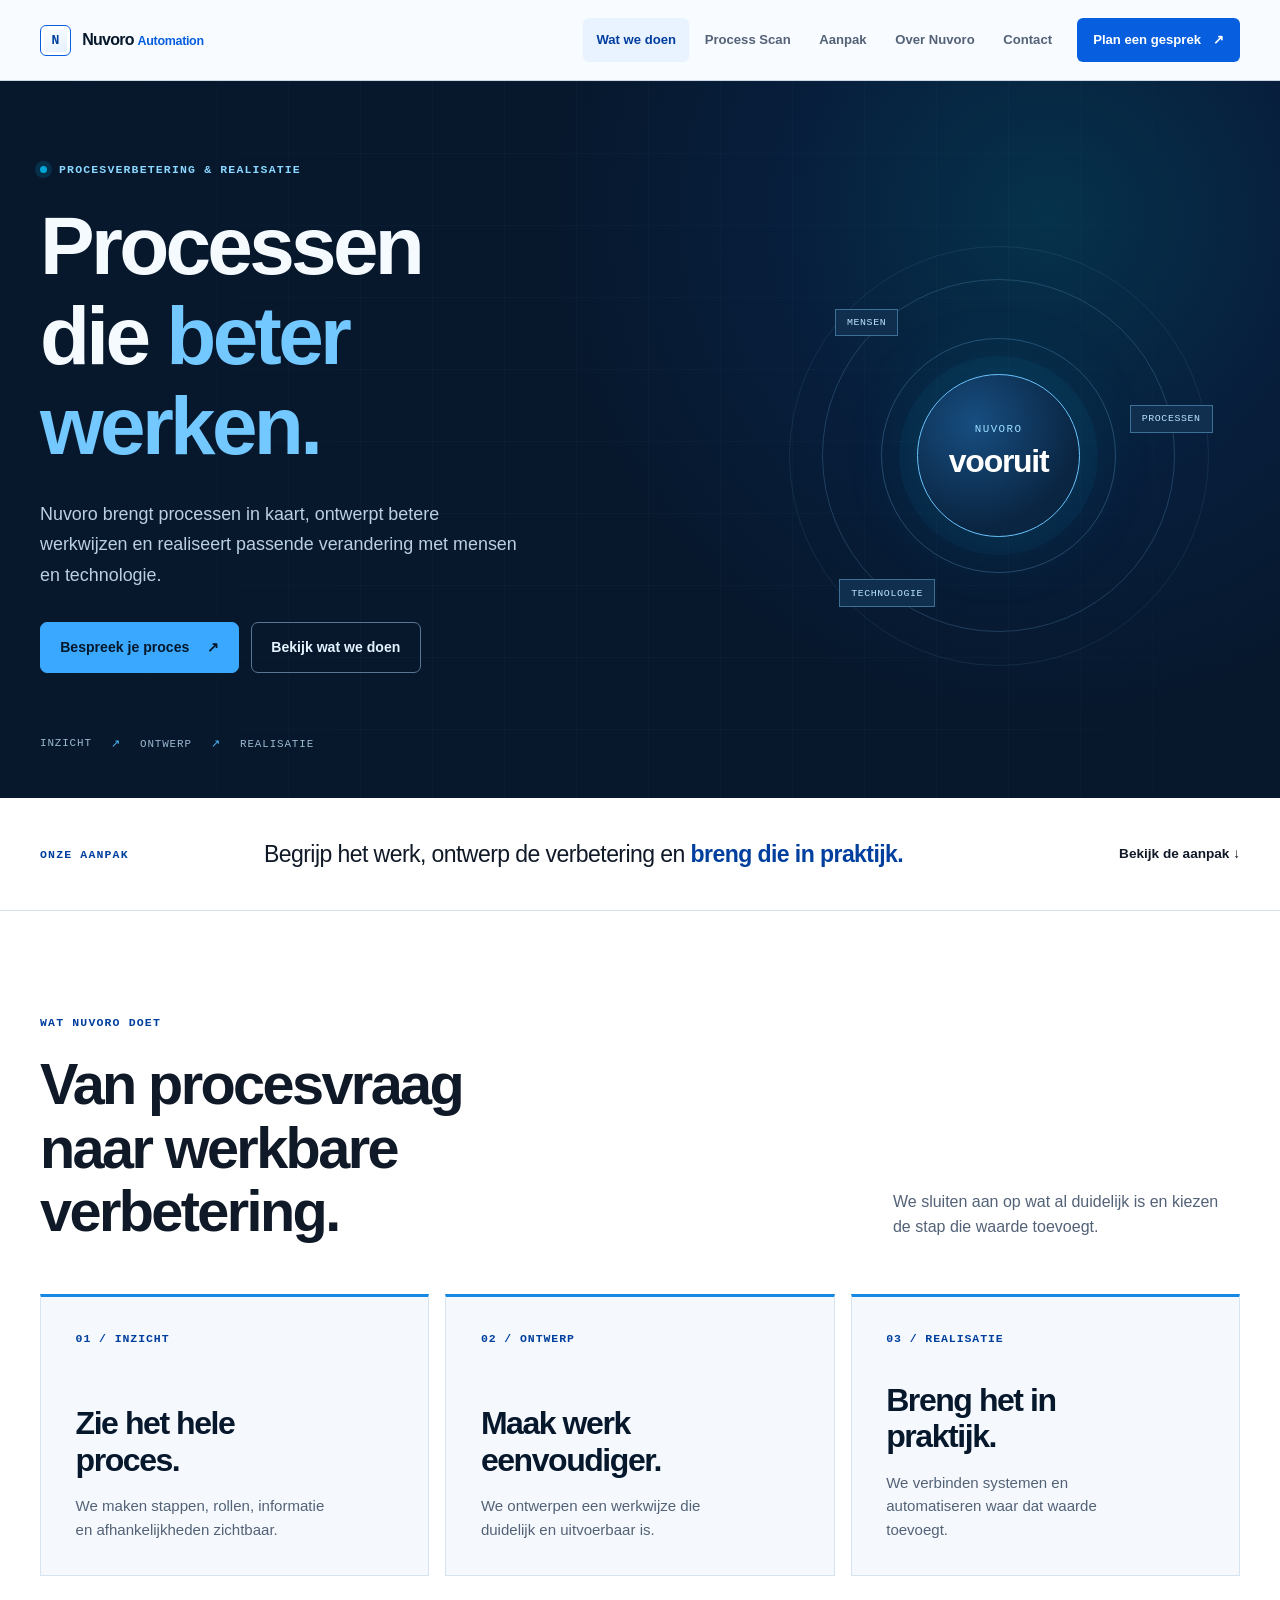
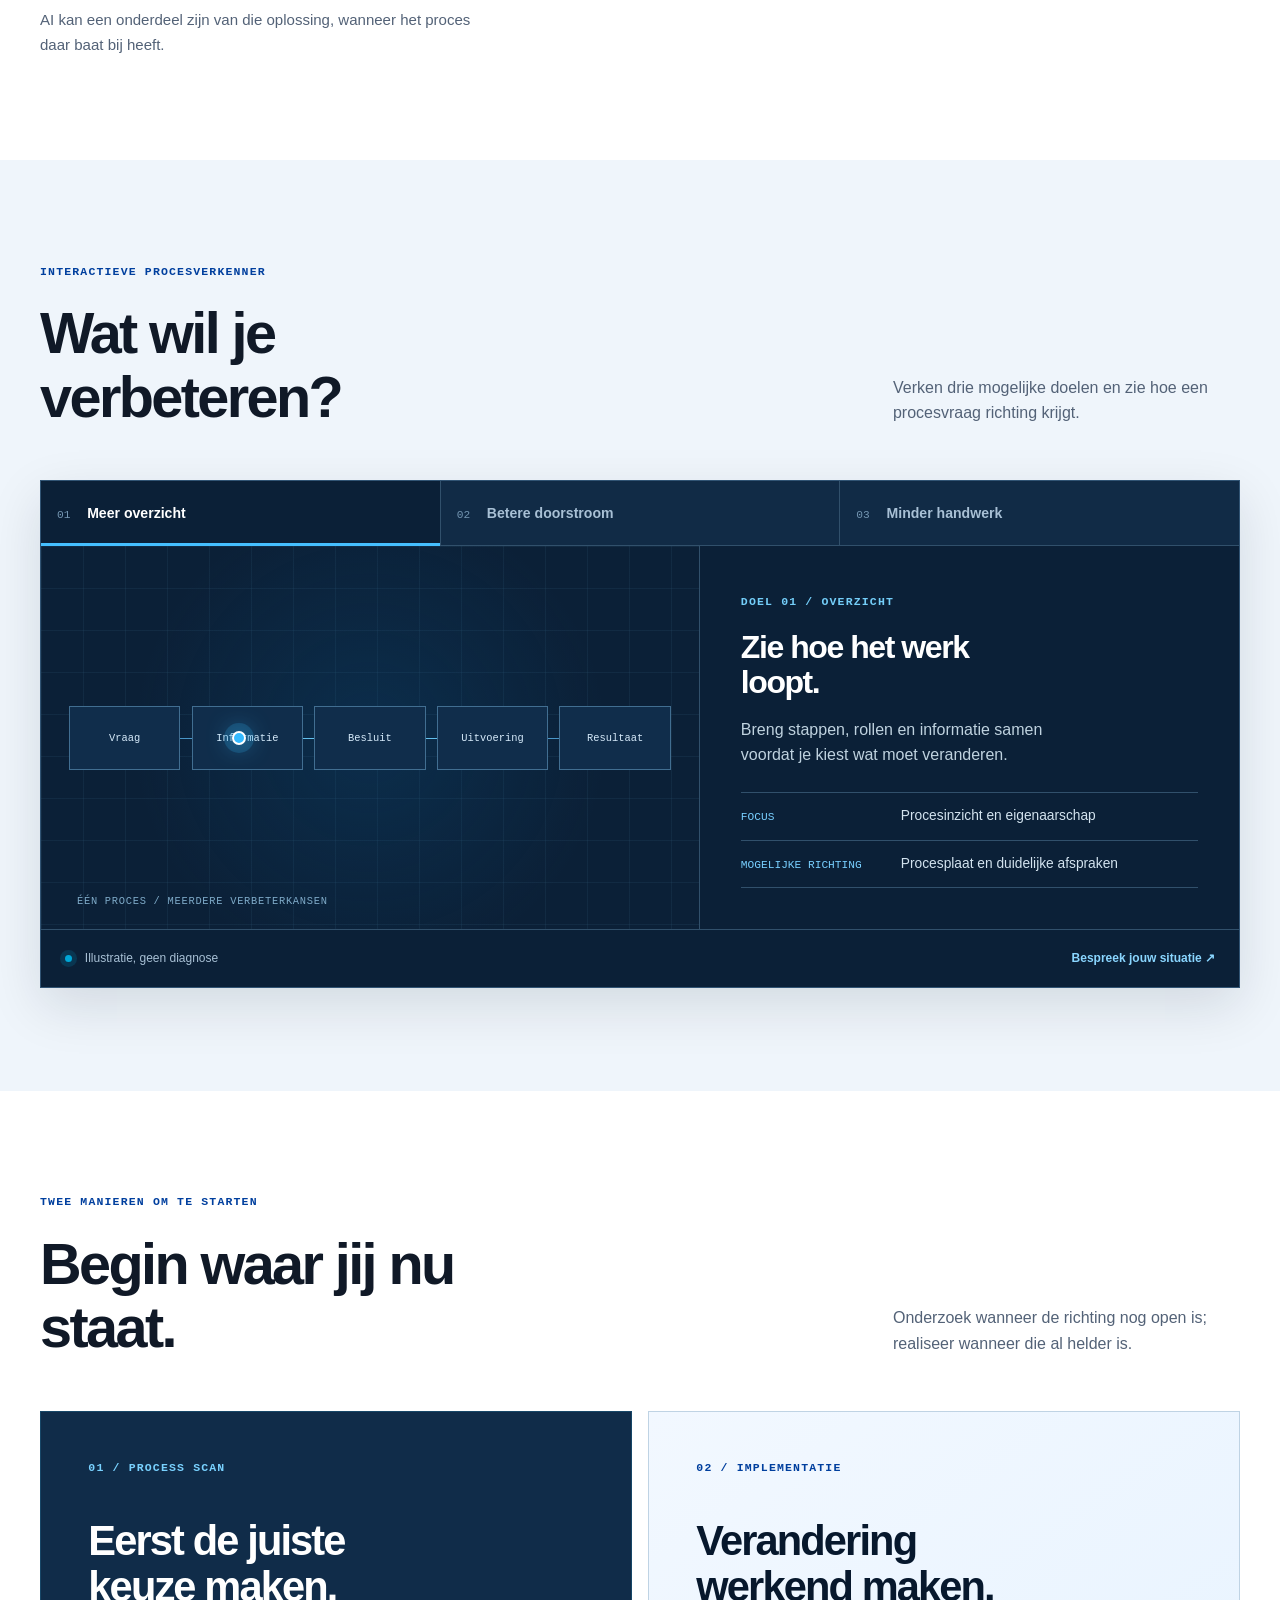
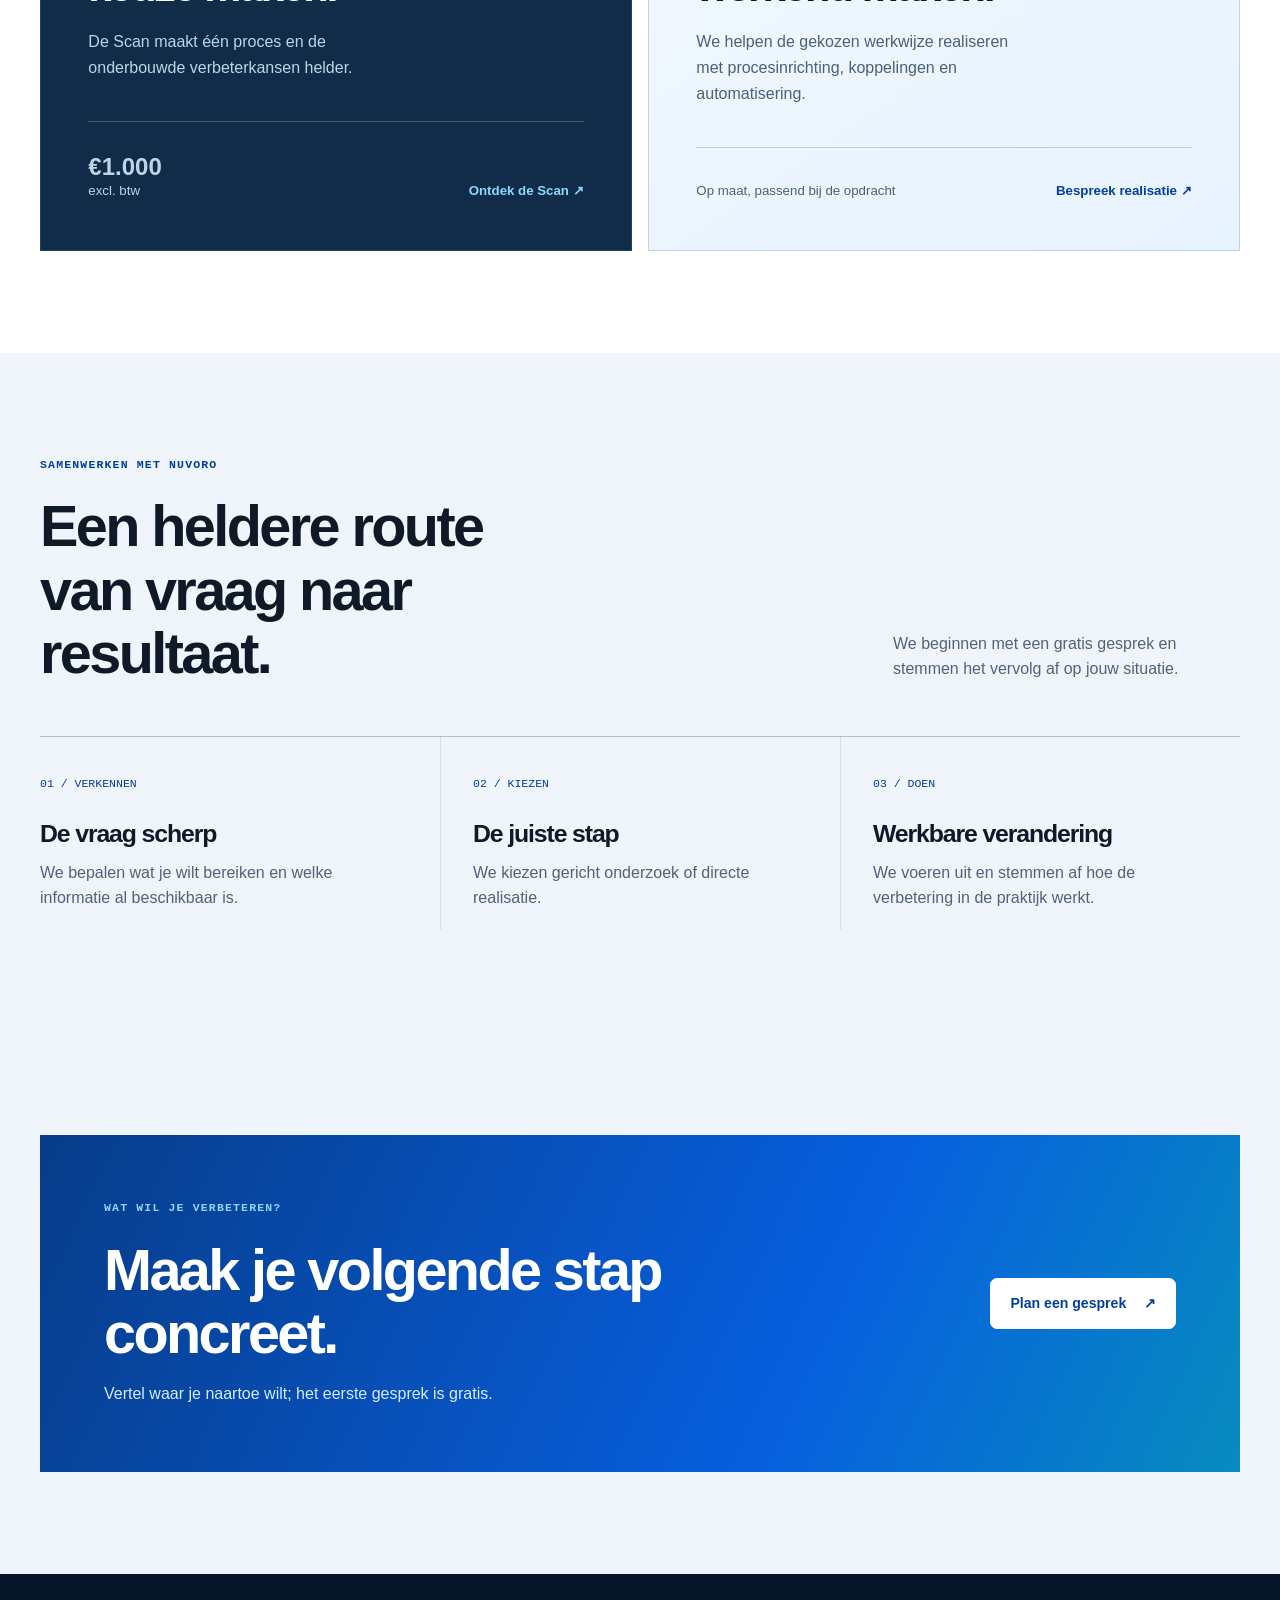
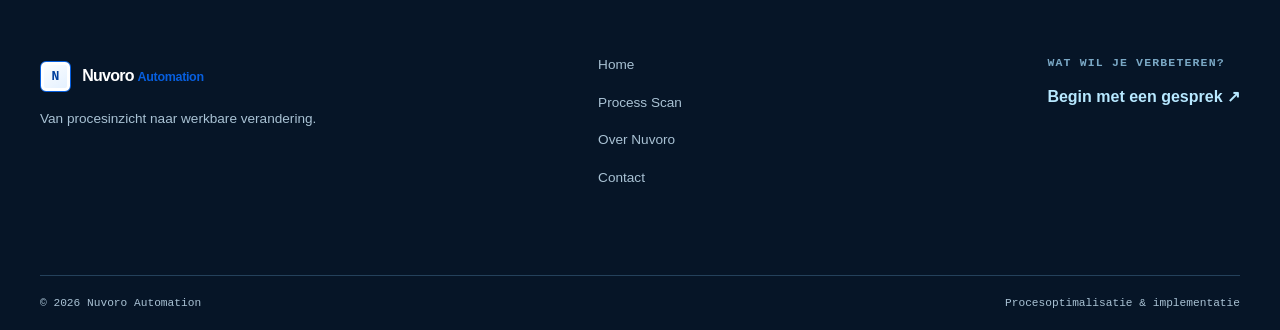
<file: index.html>
<!doctype html>
<html lang="nl">
<head>
  <meta charset="utf-8">
  <meta name="viewport" content="width=device-width, initial-scale=1">
  <meta name="description" content="Nuvoro maakt bedrijfsprocessen inzichtelijk, ontwerpt betere werkwijzen en realiseert passende automatisering, koppelingen en AI.">
  <title>Procesverbetering en realisatie | Nuvoro Automation</title>
  <link rel="stylesheet" href="css/style.css?v=20260925-5">
  <script src="js/main.js?v=20260925-4" defer></script>
</head>
<body>
<a class="skip-link" href="#main-content">Direct naar inhoud</a>
<header class="site-header"><div class="container nav-wrap">
  <a class="brand" href="index.html" aria-label="Nuvoro Automation, home"><span class="brand-mark" aria-hidden="true">N</span><span class="brand-name">Nuvoro <small>Automation</small></span></a>
  <button class="menu-toggle" type="button" aria-expanded="false" aria-controls="main-navigation">Menu <span aria-hidden="true">☰</span></button>
  <nav id="main-navigation" aria-label="Hoofdnavigatie"><ul class="nav-links"><li><a href="index.html#diensten" aria-current="page">Wat we doen</a></li><li><a href="process-scan.html">Process Scan</a></li><li><a href="index.html#werkwijze">Aanpak</a></li><li><a href="over-ons.html">Over Nuvoro</a></li><li><a href="contact.html">Contact</a></li><li><a class="nav-cta" href="contact.html#gesprek">Plan een gesprek <span aria-hidden="true">↗</span></a></li></ul></nav>
</div></header>
<main id="main-content">
<section class="hero hero--home" aria-labelledby="hero-title"><div class="hero-grid" aria-hidden="true"></div><div class="container hero-layout">
  <div class="hero-copy"><p class="eyebrow eyebrow--light"><span class="signal" aria-hidden="true"></span> Procesverbetering & realisatie</p>
    <h1 id="hero-title">Processen die <em>beter werken.</em></h1>
    <p class="lead">Nuvoro brengt processen in kaart, ontwerpt betere werkwijzen en realiseert passende verandering met mensen en technologie.</p>
    <div class="button-group"><a class="button button--bright" href="contact.html#gesprek">Bespreek je proces <span aria-hidden="true">↗</span></a><a class="button button--ghost" href="#diensten">Bekijk wat we doen</a></div>
    <div class="hero-footer"><span>INZICHT</span><span>ONTWERP</span><span>REALISATIE</span></div>
  </div>
  <div class="hero-orbit" aria-hidden="true"><div class="hero-orbit__ring"></div><div class="hero-orbit__core"><span>NUVORO</span><strong>vooruit</strong></div><span class="hero-orbit__point hero-orbit__point--one">MENSEN</span><span class="hero-orbit__point hero-orbit__point--two">PROCESSEN</span><span class="hero-orbit__point hero-orbit__point--three">TECHNOLOGIE</span></div>
</div></section>
<section class="intro-line" aria-label="Onze aanpak in één zin"><div class="container"><span class="micro-label">ONZE AANPAK</span><p>Begrijp het werk, ontwerp de verbetering en <strong>breng die in praktijk.</strong></p><a href="#werkwijze">Bekijk de aanpak <span aria-hidden="true">↓</span></a></div></section>
<section id="diensten" class="section services-section" aria-labelledby="diensten-title"><div class="container">
  <div class="section-heading"><div><p class="eyebrow">Wat Nuvoro doet</p><h2 id="diensten-title">Van procesvraag naar werkbare verbetering.</h2></div><p>We sluiten aan op wat al duidelijk is en kiezen de stap die waarde toevoegt.</p></div>
  <div class="service-grid">
    <article class="service-card"><span class="service-card__number">01 / INZICHT</span><h3>Zie het hele proces.</h3><p>We maken stappen, rollen, informatie en afhankelijkheden zichtbaar.</p></article>
    <article class="service-card"><span class="service-card__number">02 / ONTWERP</span><h3>Maak werk eenvoudiger.</h3><p>We ontwerpen een werkwijze die duidelijk en uitvoerbaar is.</p></article>
    <article class="service-card"><span class="service-card__number">03 / REALISATIE</span><h3>Breng het in praktijk.</h3><p>We verbinden systemen en automatiseren waar dat waarde toevoegt.</p></article>
  </div>
  <p class="section-tail">AI kan een onderdeel zijn van die oplossing, wanneer het proces daar baat bij heeft.</p>
</div></section>
<section id="procesverkenner" class="section lens-section" aria-labelledby="lens-title"><div class="container">
  <div class="section-heading"><div><p class="eyebrow">Interactieve procesverkenner</p><h2 id="lens-title">Wat wil je verbeteren?</h2></div><p>Verken drie mogelijke doelen en zie hoe een procesvraag richting krijgt.</p></div>
  <div class="process-lens" data-process-lens><div class="process-lens__rail" role="tablist" aria-label="Kies een verbeterdoel">
    <button type="button" role="tab" id="lens-tab-overzicht" aria-controls="lens-panel-overzicht" aria-selected="true" tabindex="0" data-lens="overzicht"><span>01</span> Meer overzicht</button>
    <button type="button" role="tab" id="lens-tab-doorstroom" aria-controls="lens-panel-doorstroom" aria-selected="false" tabindex="-1" data-lens="doorstroom"><span>02</span> Betere doorstroom</button>
    <button type="button" role="tab" id="lens-tab-ruimte" aria-controls="lens-panel-ruimte" aria-selected="false" tabindex="-1" data-lens="ruimte"><span>03</span> Minder handwerk</button>
  </div><div class="process-lens__stage">
    <div class="process-lens__visual" aria-hidden="true"><span class="process-lens__line"></span><span class="process-lens__node">Vraag</span><span class="process-lens__node">Informatie</span><span class="process-lens__node">Besluit</span><span class="process-lens__node">Uitvoering</span><span class="process-lens__node">Resultaat</span><span class="process-lens__pulse"></span><span class="process-lens__caption">ÉÉN PROCES / MEERDERE VERBETERKANSEN</span></div>
    <div class="process-lens__content">
      <section class="lens-panel" role="tabpanel" id="lens-panel-overzicht" aria-labelledby="lens-tab-overzicht" data-lens-panel="overzicht"><span class="micro-label">DOEL 01 / OVERZICHT</span><h3>Zie hoe het werk loopt.</h3><p>Breng stappen, rollen en informatie samen voordat je kiest wat moet veranderen.</p><dl><div><dt>FOCUS</dt><dd>Procesinzicht en eigenaarschap</dd></div><div><dt>MOGELIJKE RICHTING</dt><dd>Procesplaat en duidelijke afspraken</dd></div></dl></section>
      <section class="lens-panel" role="tabpanel" id="lens-panel-doorstroom" aria-labelledby="lens-tab-doorstroom" data-lens-panel="doorstroom" hidden><span class="micro-label">DOEL 02 / DOORSTROOM</span><h3>Laat werk soepel doorlopen.</h3><p>Maak overdrachten en besluitmomenten duidelijk zodat iedereen weet wat volgt.</p><dl><div><dt>FOCUS</dt><dd>Overdracht en voortgang</dd></div><div><dt>MOGELIJKE RICHTING</dt><dd>Heldere afspraken en slimme signalen</dd></div></dl></section>
      <section class="lens-panel" role="tabpanel" id="lens-panel-ruimte" aria-labelledby="lens-tab-ruimte" data-lens-panel="ruimte" hidden><span class="micro-label">DOEL 03 / RUIMTE</span><h3>Geef mensen tijd terug.</h3><p>Verminder herhaalde invoer met passende automatisering of systeemkoppelingen.</p><dl><div><dt>FOCUS</dt><dd>Handelingen en informatiebronnen</dd></div><div><dt>MOGELIJKE RICHTING</dt><dd>Automatisering, integraties of AI</dd></div></dl></section>
    </div>
  </div><div class="process-lens__foot"><span><i aria-hidden="true"></i> Illustratie, geen diagnose</span><a href="contact.html#gesprek">Bespreek jouw situatie ↗</a></div></div>
</div></section>
<section class="section offers-section" aria-labelledby="offers-title"><div class="container"><div class="section-heading"><div><p class="eyebrow">Twee manieren om te starten</p><h2 id="offers-title">Begin waar jij nu staat.</h2></div><p>Onderzoek wanneer de richting nog open is; realiseer wanneer die al helder is.</p></div>
  <div class="offers-grid">
    <article class="offer-card offer-card--scan"><span class="micro-label">01 / PROCESS SCAN</span><h3>Eerst de juiste keuze maken.</h3><p>De Scan maakt één proces en de onderbouwde verbeterkansen helder.</p><div class="offer-card__bottom"><span><strong>€1.000</strong> excl. btw</span><a href="process-scan.html">Ontdek de Scan ↗</a></div></article>
    <article class="offer-card offer-card--build"><span class="micro-label">02 / IMPLEMENTATIE</span><h3>Verandering werkend maken.</h3><p>We helpen de gekozen werkwijze realiseren met procesinrichting, koppelingen en automatisering.</p><div class="offer-card__bottom"><span>Op maat, passend bij de opdracht</span><a href="contact.html#gesprek">Bespreek realisatie ↗</a></div></article>
  </div>
</div></section>
<section id="werkwijze" class="section route-section" aria-labelledby="route-title"><div class="container"><div class="section-heading"><div><p class="eyebrow">Samenwerken met Nuvoro</p><h2 id="route-title">Een heldere route van vraag naar resultaat.</h2></div><p>We beginnen met een gratis gesprek en stemmen het vervolg af op jouw situatie.</p></div><div class="route-line"><div><span>01 / VERKENNEN</span><h3>De vraag scherp</h3><p>We bepalen wat je wilt bereiken en welke informatie al beschikbaar is.</p></div><div><span>02 / KIEZEN</span><h3>De juiste stap</h3><p>We kiezen gericht onderzoek of directe realisatie.</p></div><div><span>03 / DOEN</span><h3>Werkbare verandering</h3><p>We voeren uit en stemmen af hoe de verbetering in de praktijk werkt.</p></div></div></div></section>
<section class="section closing-cta" aria-labelledby="closing-title"><div class="container closing-cta__inner"><div><p class="eyebrow eyebrow--light">Wat wil je verbeteren?</p><h2 id="closing-title">Maak je volgende stap concreet.</h2><p>Vertel waar je naartoe wilt; het eerste gesprek is gratis.</p></div><a class="button button--white" href="contact.html#gesprek">Plan een gesprek <span aria-hidden="true">↗</span></a></div></section>
</main>
<footer class="site-footer"><div class="container footer-grid"><div><a class="brand" href="index.html"><span class="brand-mark" aria-hidden="true">N</span><span class="brand-name">Nuvoro <small>Automation</small></span></a><p>Van procesinzicht naar werkbare verandering.</p></div><nav aria-label="Footernavigatie"><a href="index.html">Home</a><a href="process-scan.html">Process Scan</a><a href="over-ons.html">Over Nuvoro</a><a href="contact.html">Contact</a></nav><div class="footer-action"><span class="micro-label">Wat wil je verbeteren?</span><a href="contact.html#gesprek">Begin met een gesprek ↗</a></div></div><div class="container footer-bottom"><span>© <span data-current-year>2026</span> Nuvoro Automation</span><span>Procesoptimalisatie & implementatie</span></div></footer>
</body></html>
</file>
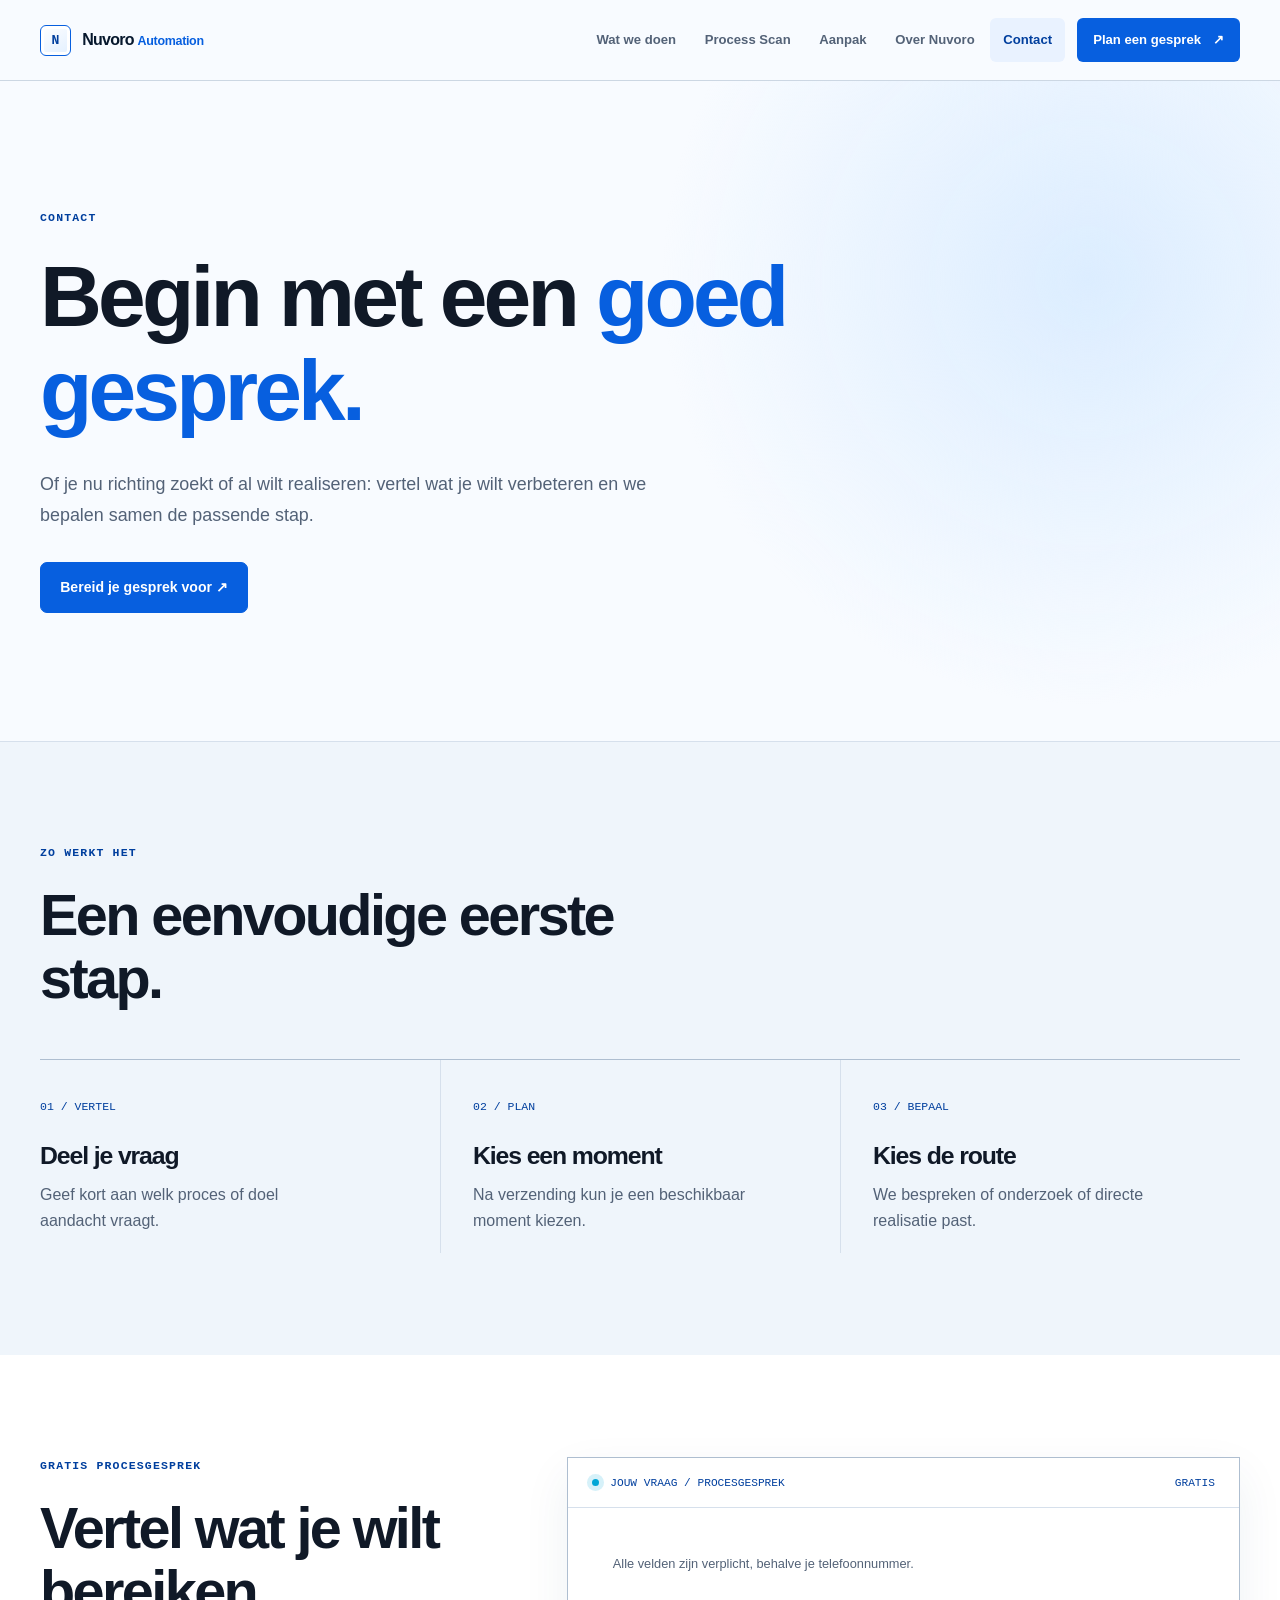
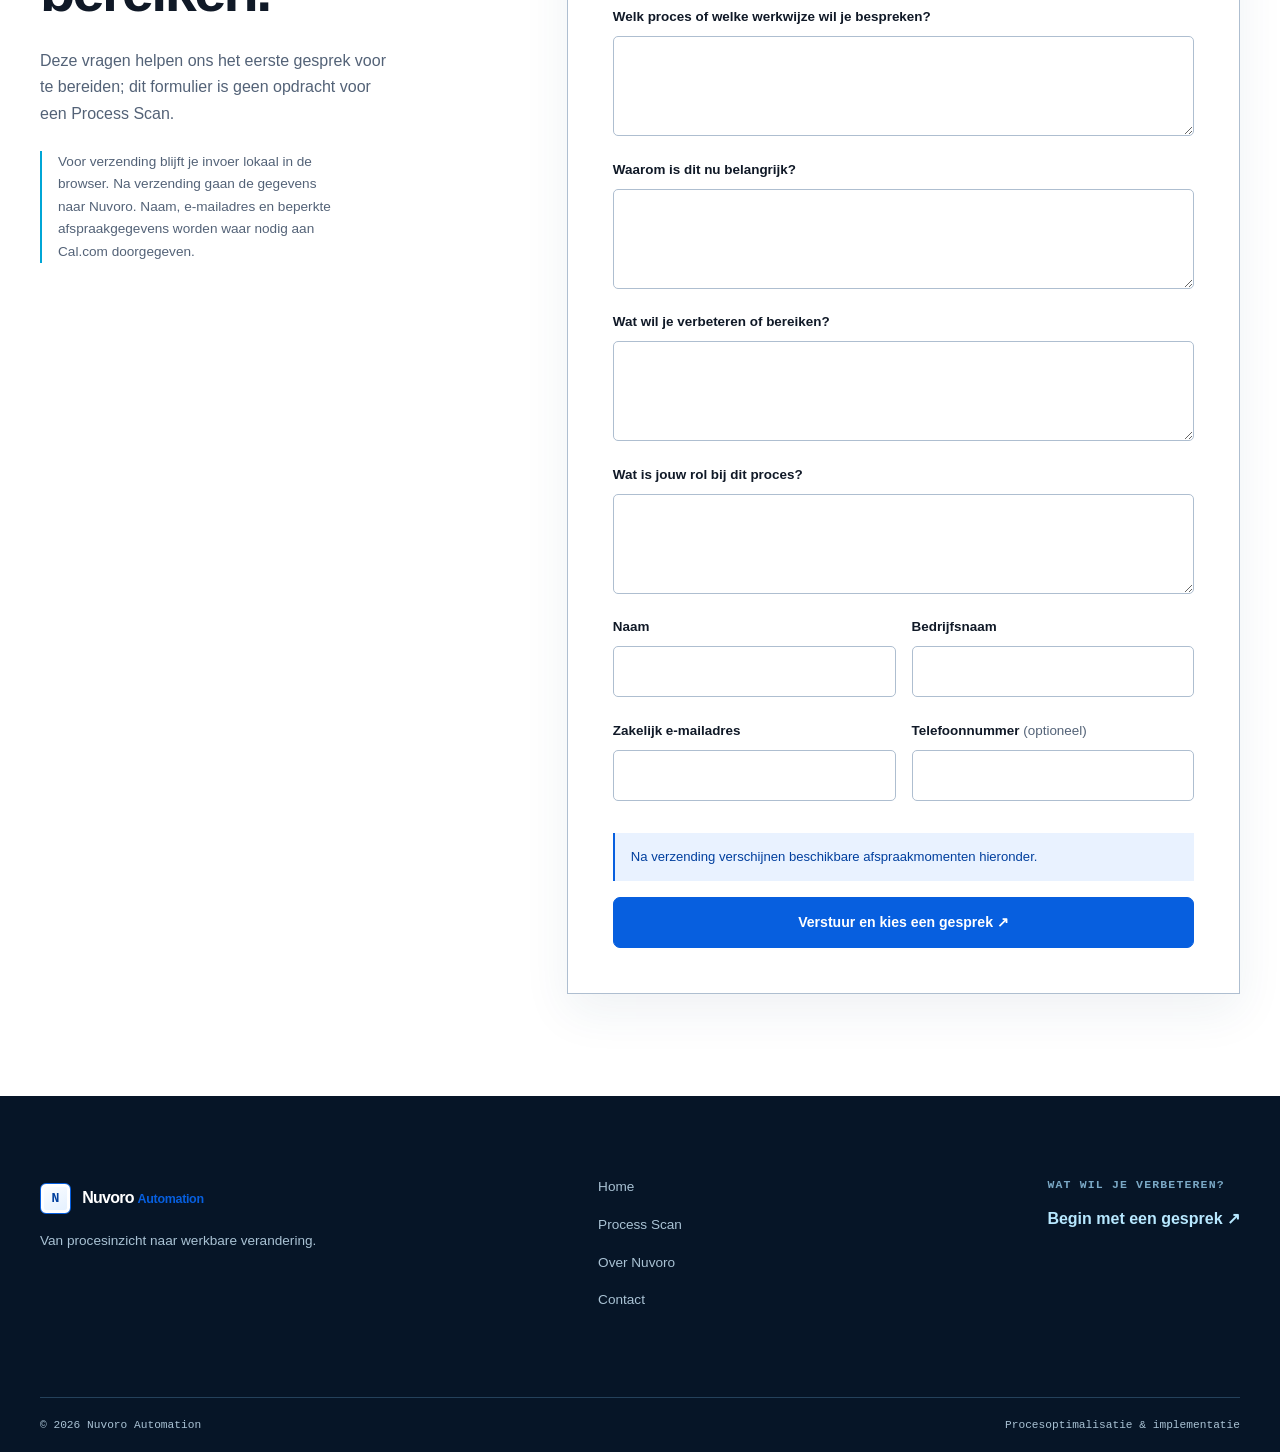
<file: contact.html>
<!doctype html>
<html lang="nl">
<head>
  <meta charset="utf-8">
  <meta name="viewport" content="width=device-width, initial-scale=1">
  <meta name="description" content="Bespreek procesverbetering, automatisering of implementatie met Nuvoro in een gratis eerste gesprek.">
  <title>Contact | Nuvoro Automation</title>
  <link rel="stylesheet" href="css/style.css?v=20260925-5">
  <script src="js/main.js?v=20260925-4" defer></script>
</head>
<body>
<a class="skip-link" href="#main-content">Direct naar inhoud</a>
<header class="site-header"><div class="container nav-wrap">
  <a class="brand" href="index.html" aria-label="Nuvoro Automation, home"><span class="brand-mark" aria-hidden="true">N</span><span class="brand-name">Nuvoro <small>Automation</small></span></a>
  <button class="menu-toggle" type="button" aria-expanded="false" aria-controls="main-navigation">Menu <span aria-hidden="true">☰</span></button>
  <nav id="main-navigation" aria-label="Hoofdnavigatie"><ul class="nav-links"><li><a href="index.html#diensten">Wat we doen</a></li><li><a href="process-scan.html">Process Scan</a></li><li><a href="index.html#werkwijze">Aanpak</a></li><li><a href="over-ons.html">Over Nuvoro</a></li><li><a href="contact.html" aria-current="page">Contact</a></li><li><a class="nav-cta" href="contact.html#gesprek">Plan een gesprek <span aria-hidden="true">↗</span></a></li></ul></nav>
</div></header>
<main id="main-content">
<section class="page-hero page-hero--contact" aria-labelledby="contact-title"><div class="container"><p class="eyebrow">Contact</p><h1 id="contact-title">Begin met een <em>goed gesprek.</em></h1><p class="lead">Of je nu richting zoekt of al wilt realiseren: vertel wat je wilt verbeteren en we bepalen samen de passende stap.</p><a class="button" href="#gesprek">Bereid je gesprek voor ↗</a></div></section>
<section class="section contact-path" aria-labelledby="contact-path-title"><div class="container"><p class="eyebrow">Zo werkt het</p><h2 id="contact-path-title">Een eenvoudige eerste stap.</h2><div class="route-line"><div><span>01 / VERTEL</span><h3>Deel je vraag</h3><p>Geef kort aan welk proces of doel aandacht vraagt.</p></div><div><span>02 / PLAN</span><h3>Kies een moment</h3><p>Na verzending kun je een beschikbaar moment kiezen.</p></div><div><span>03 / BEPAAL</span><h3>Kies de route</h3><p>We bespreken of onderzoek of directe realisatie past.</p></div></div></div></section>

<section id="gesprek" class="section intake-section" aria-labelledby="intake-title"><div class="container intake-layout"><div><p class="eyebrow">Gratis procesgesprek</p><h2 id="intake-title">Vertel wat je wilt bereiken.</h2><p>Deze vragen helpen ons het eerste gesprek voor te bereiden; dit formulier is geen opdracht voor een Process Scan.</p><p class="privacy-note">Voor verzending blijft je invoer lokaal in de browser. Na verzending gaan de gegevens naar Nuvoro. Naam, e-mailadres en beperkte afspraakgegevens worden waar nodig aan Cal.com doorgegeven.</p></div>
<form id="process-intake-form" class="intake-form" novalidate><div class="intake-form__head"><span><i aria-hidden="true"></i> JOUW VRAAG / PROCESGESPREK</span><span>GRATIS</span></div><div class="intake-form__body"><p class="field-hint">Alle velden zijn verplicht, behalve je telefoonnummer.</p>
<div class="form-field"><label for="scan-process">Welk proces of welke werkwijze wil je bespreken?</label><textarea id="scan-process" name="process" required aria-describedby="scan-process-error"></textarea><p id="scan-process-error" class="field-error" hidden></p></div>
<div class="form-field"><label for="scan-reason">Waarom is dit nu belangrijk?</label><textarea id="scan-reason" name="reason" required aria-describedby="scan-reason-error"></textarea><p id="scan-reason-error" class="field-error" hidden></p></div>
<div class="form-field"><label for="scan-expectation">Wat wil je verbeteren of bereiken?</label><textarea id="scan-expectation" name="expectation" required aria-describedby="scan-expectation-error"></textarea><p id="scan-expectation-error" class="field-error" hidden></p></div>
<div class="form-field"><label for="scan-role">Wat is jouw rol bij dit proces?</label><textarea id="scan-role" name="role" required aria-describedby="scan-role-error"></textarea><p id="scan-role-error" class="field-error" hidden></p></div>
<div class="form-row"><div class="form-field"><label for="scan-name">Naam</label><input id="scan-name" name="name" autocomplete="name" required aria-describedby="scan-name-error"><p id="scan-name-error" class="field-error" hidden></p></div><div class="form-field"><label for="scan-company">Bedrijfsnaam</label><input id="scan-company" name="company" autocomplete="organization" required aria-describedby="scan-company-error"><p id="scan-company-error" class="field-error" hidden></p></div></div>
<div class="form-row"><div class="form-field"><label for="scan-email">Zakelijk e-mailadres</label><input id="scan-email" name="email" type="email" autocomplete="email" required aria-describedby="scan-email-error"><p id="scan-email-error" class="field-error" hidden></p></div><div class="form-field"><label for="scan-phone">Telefoonnummer <span class="optional">(optioneel)</span></label><input id="scan-phone" name="phone" type="tel" autocomplete="tel"></div></div>
<div class="booking-panel" role="status" aria-live="polite"><p data-booking-status>Na verzending verschijnen beschikbare afspraakmomenten hieronder.</p></div><button class="button" type="submit" data-booking-button>Verstuur en kies een gesprek ↗</button><div id="cal-booking" hidden></div><a id="cal-fallback" class="text-link" href="https://cal.com/soufyan-riffi-ptzlxn/procesgesprek" hidden>Open de afspraakplanner ↗</a></div></form></div></section></main>
<footer class="site-footer"><div class="container footer-grid"><div><a class="brand" href="index.html"><span class="brand-mark" aria-hidden="true">N</span><span class="brand-name">Nuvoro <small>Automation</small></span></a><p>Van procesinzicht naar werkbare verandering.</p></div><nav aria-label="Footernavigatie"><a href="index.html">Home</a><a href="process-scan.html">Process Scan</a><a href="over-ons.html">Over Nuvoro</a><a href="contact.html">Contact</a></nav><div class="footer-action"><span class="micro-label">Wat wil je verbeteren?</span><a href="contact.html#gesprek">Begin met een gesprek ↗</a></div></div><div class="container footer-bottom"><span>© <span data-current-year>2026</span> Nuvoro Automation</span><span>Procesoptimalisatie & implementatie</span></div></footer>
</body></html>
</file>
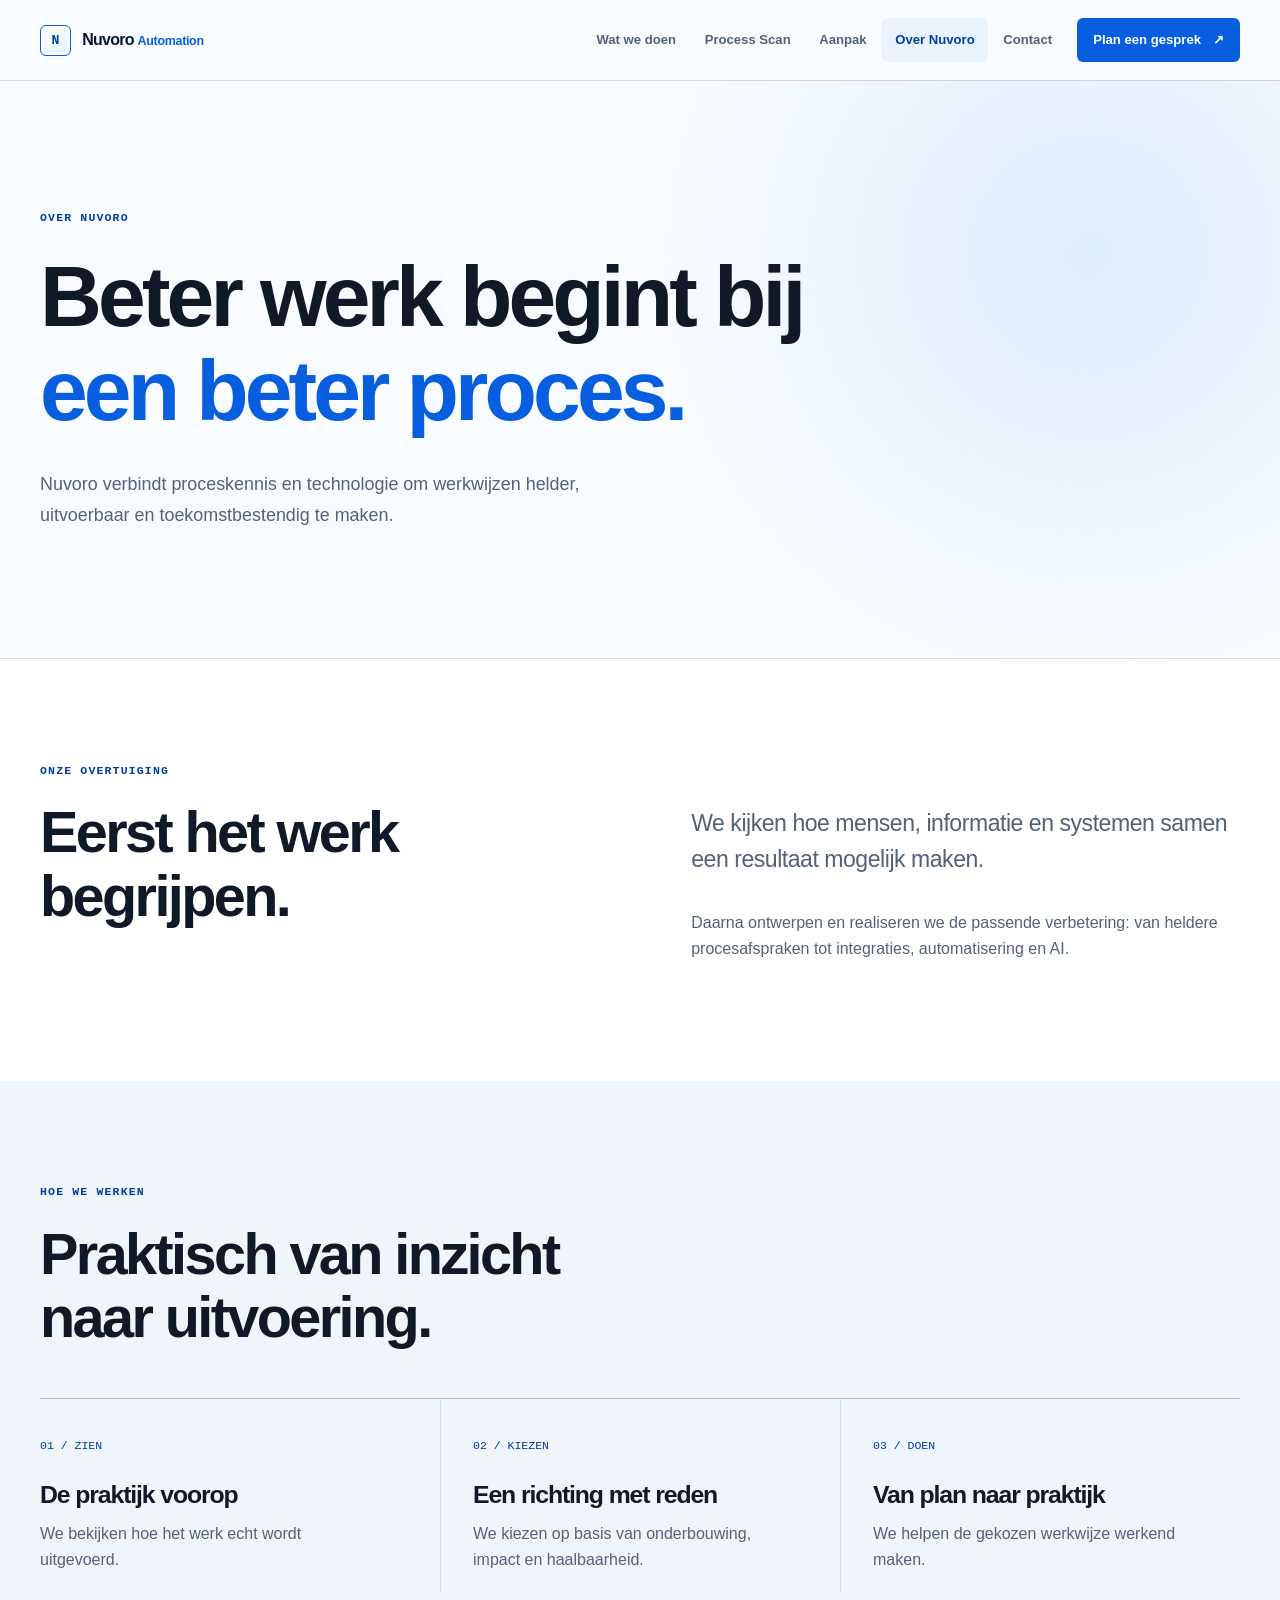
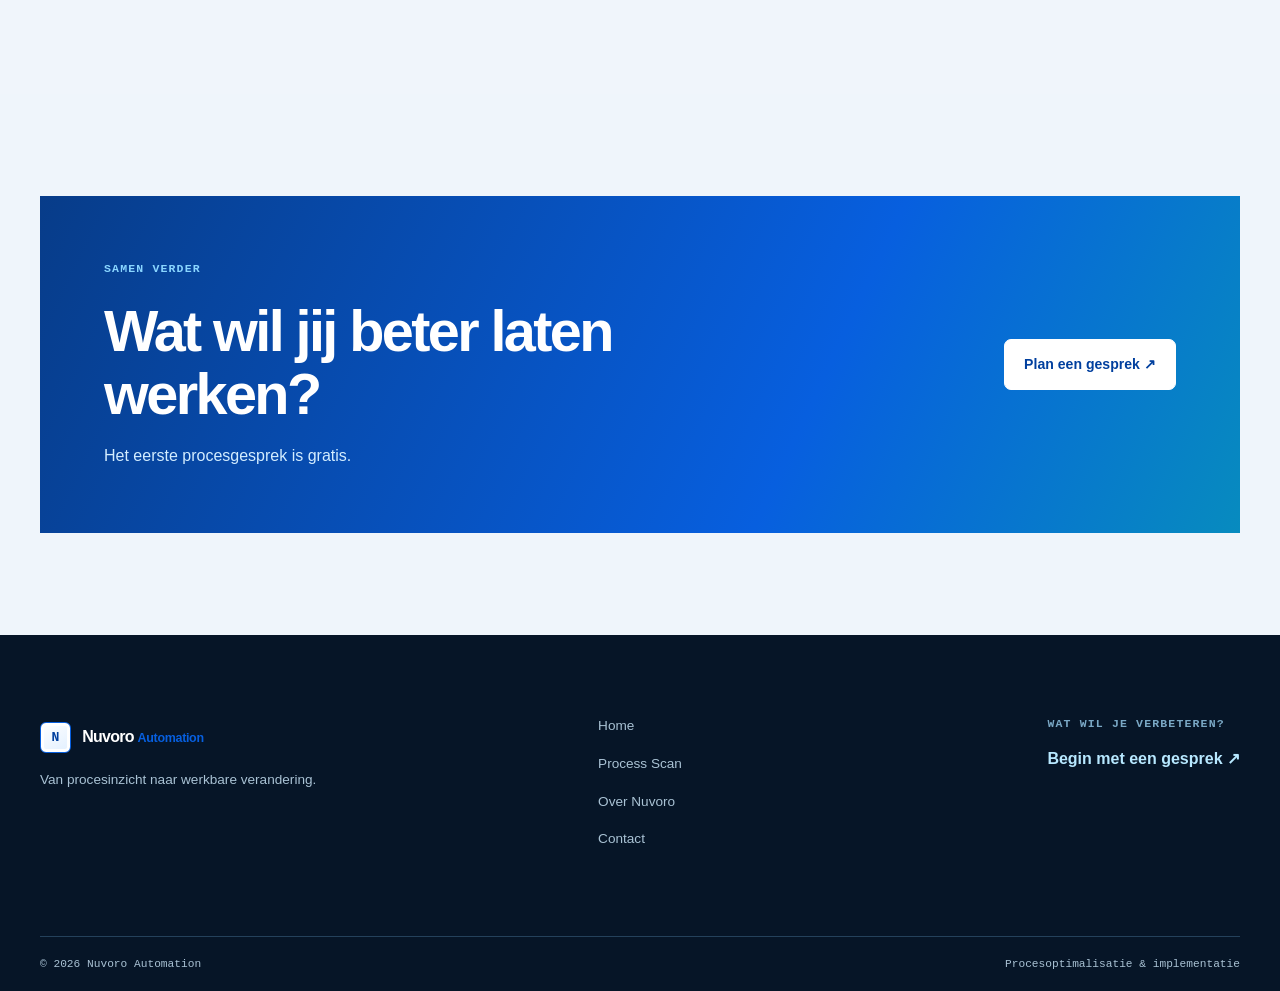
<file: over-ons.html>
<!doctype html>
<html lang="nl">
<head>
  <meta charset="utf-8">
  <meta name="viewport" content="width=device-width, initial-scale=1">
  <meta name="description" content="Nuvoro verbindt proceskennis en technologie om werkwijzen te verbeteren en veranderingen werkend te maken.">
  <title>Over Nuvoro | Nuvoro Automation</title>
  <link rel="stylesheet" href="css/style.css?v=20260925-5">
  <script src="js/main.js?v=20260925-4" defer></script>
</head>
<body>
<a class="skip-link" href="#main-content">Direct naar inhoud</a>
<header class="site-header"><div class="container nav-wrap">
  <a class="brand" href="index.html" aria-label="Nuvoro Automation, home"><span class="brand-mark" aria-hidden="true">N</span><span class="brand-name">Nuvoro <small>Automation</small></span></a>
  <button class="menu-toggle" type="button" aria-expanded="false" aria-controls="main-navigation">Menu <span aria-hidden="true">☰</span></button>
  <nav id="main-navigation" aria-label="Hoofdnavigatie"><ul class="nav-links"><li><a href="index.html#diensten">Wat we doen</a></li><li><a href="process-scan.html">Process Scan</a></li><li><a href="index.html#werkwijze">Aanpak</a></li><li><a href="over-ons.html" aria-current="page">Over Nuvoro</a></li><li><a href="contact.html">Contact</a></li><li><a class="nav-cta" href="contact.html#gesprek">Plan een gesprek <span aria-hidden="true">↗</span></a></li></ul></nav>
</div></header>
<main id="main-content">
<section class="page-hero" aria-labelledby="about-title"><div class="container"><p class="eyebrow">Over Nuvoro</p><h1 id="about-title">Beter werk begint bij <em>een beter proces.</em></h1><p class="lead">Nuvoro verbindt proceskennis en technologie om werkwijzen helder, uitvoerbaar en toekomstbestendig te maken.</p></div></section>
<section class="section statement-section" aria-labelledby="about-story"><div class="container statement-layout"><div><p class="eyebrow">Onze overtuiging</p><h2 id="about-story">Eerst het werk begrijpen.</h2></div><div class="statement-content"><p>We kijken hoe mensen, informatie en systemen samen een resultaat mogelijk maken.</p><p>Daarna ontwerpen en realiseren we de passende verbetering: van heldere procesafspraken tot integraties, automatisering en AI.</p></div></div></section>
<section class="section principles-section" aria-labelledby="principles-title"><div class="container"><p class="eyebrow">Hoe we werken</p><h2 id="principles-title">Praktisch van inzicht naar uitvoering.</h2><div class="route-line"><div><span>01 / ZIEN</span><h3>De praktijk voorop</h3><p>We bekijken hoe het werk echt wordt uitgevoerd.</p></div><div><span>02 / KIEZEN</span><h3>Een richting met reden</h3><p>We kiezen op basis van onderbouwing, impact en haalbaarheid.</p></div><div><span>03 / DOEN</span><h3>Van plan naar praktijk</h3><p>We helpen de gekozen werkwijze werkend maken.</p></div></div></div></section>
<section class="section closing-cta" aria-labelledby="about-cta"><div class="container closing-cta__inner"><div><p class="eyebrow eyebrow--light">Samen verder</p><h2 id="about-cta">Wat wil jij beter laten werken?</h2><p>Het eerste procesgesprek is gratis.</p></div><a class="button button--white" href="contact.html#gesprek">Plan een gesprek ↗</a></div></section>
</main>
<footer class="site-footer"><div class="container footer-grid"><div><a class="brand" href="index.html"><span class="brand-mark" aria-hidden="true">N</span><span class="brand-name">Nuvoro <small>Automation</small></span></a><p>Van procesinzicht naar werkbare verandering.</p></div><nav aria-label="Footernavigatie"><a href="index.html">Home</a><a href="process-scan.html">Process Scan</a><a href="over-ons.html">Over Nuvoro</a><a href="contact.html">Contact</a></nav><div class="footer-action"><span class="micro-label">Wat wil je verbeteren?</span><a href="contact.html#gesprek">Begin met een gesprek ↗</a></div></div><div class="container footer-bottom"><span>© <span data-current-year>2026</span> Nuvoro Automation</span><span>Procesoptimalisatie & implementatie</span></div></footer>
</body></html>
</file>
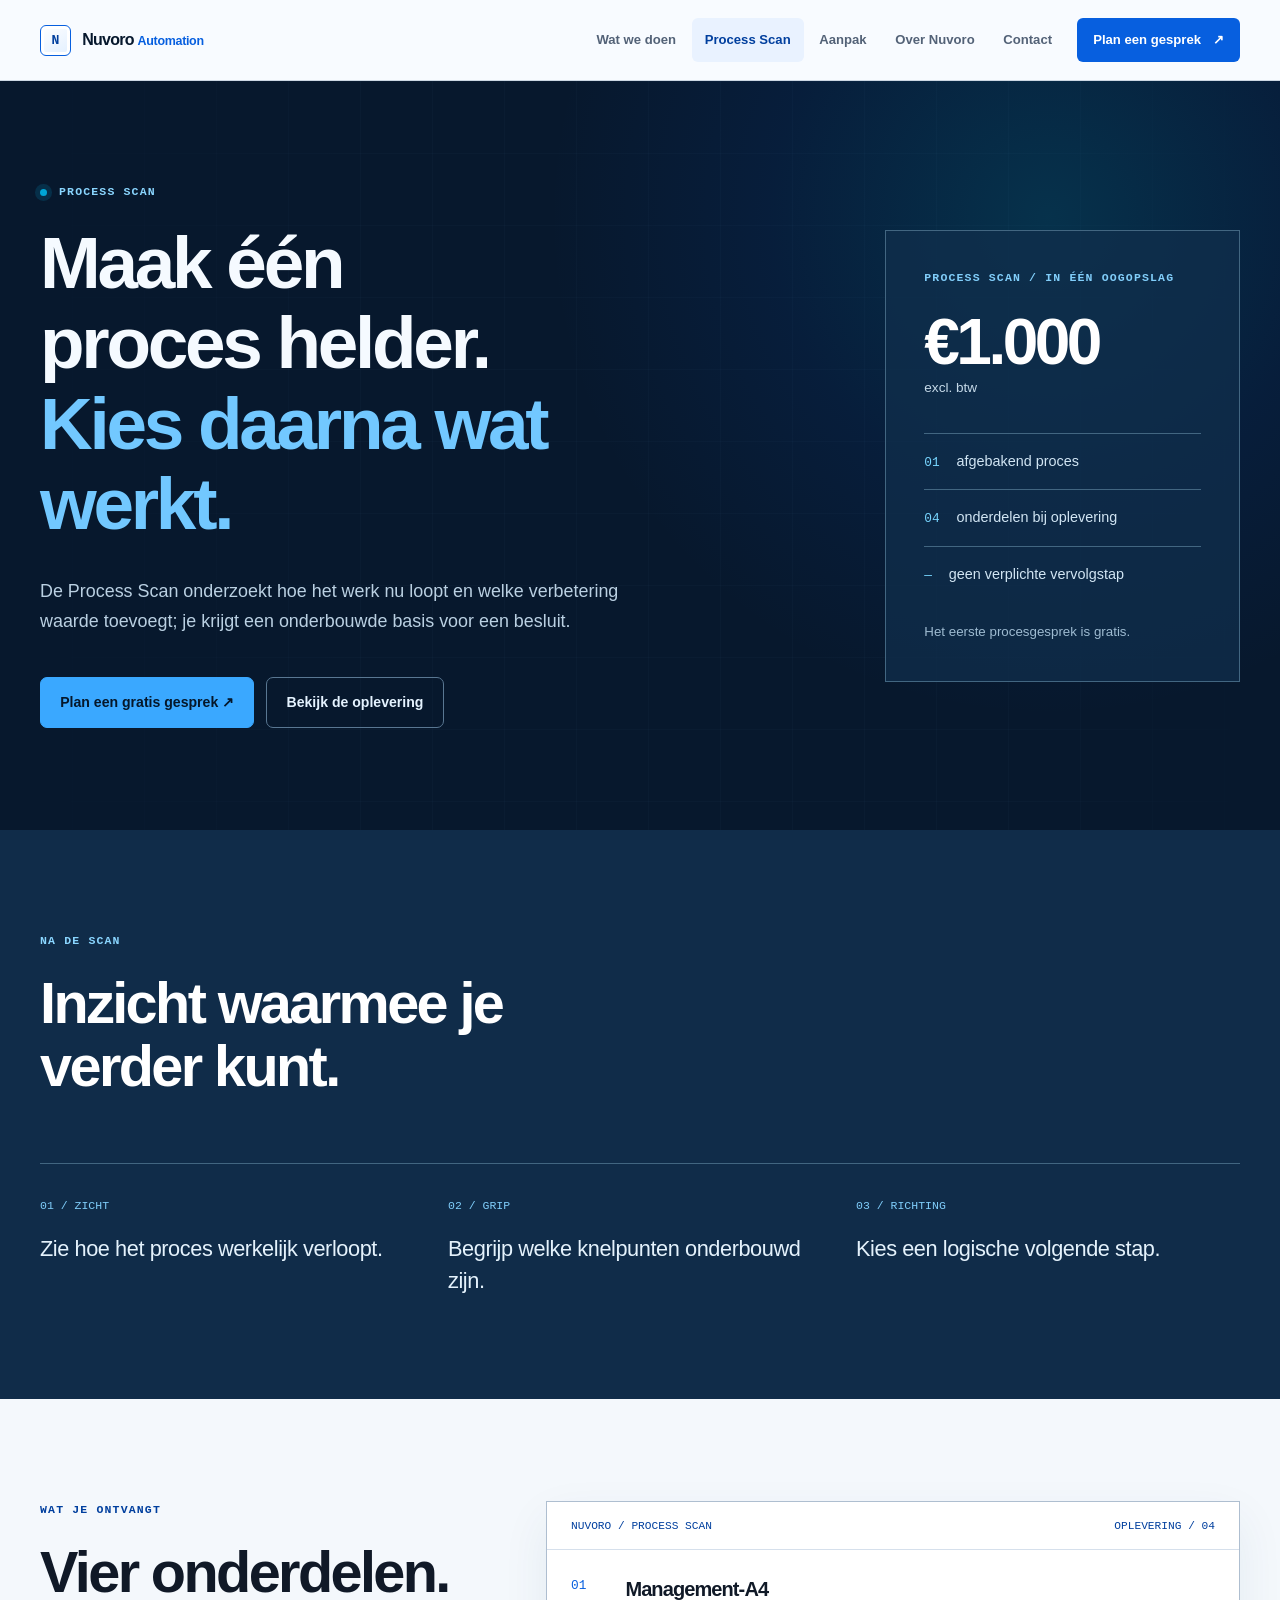
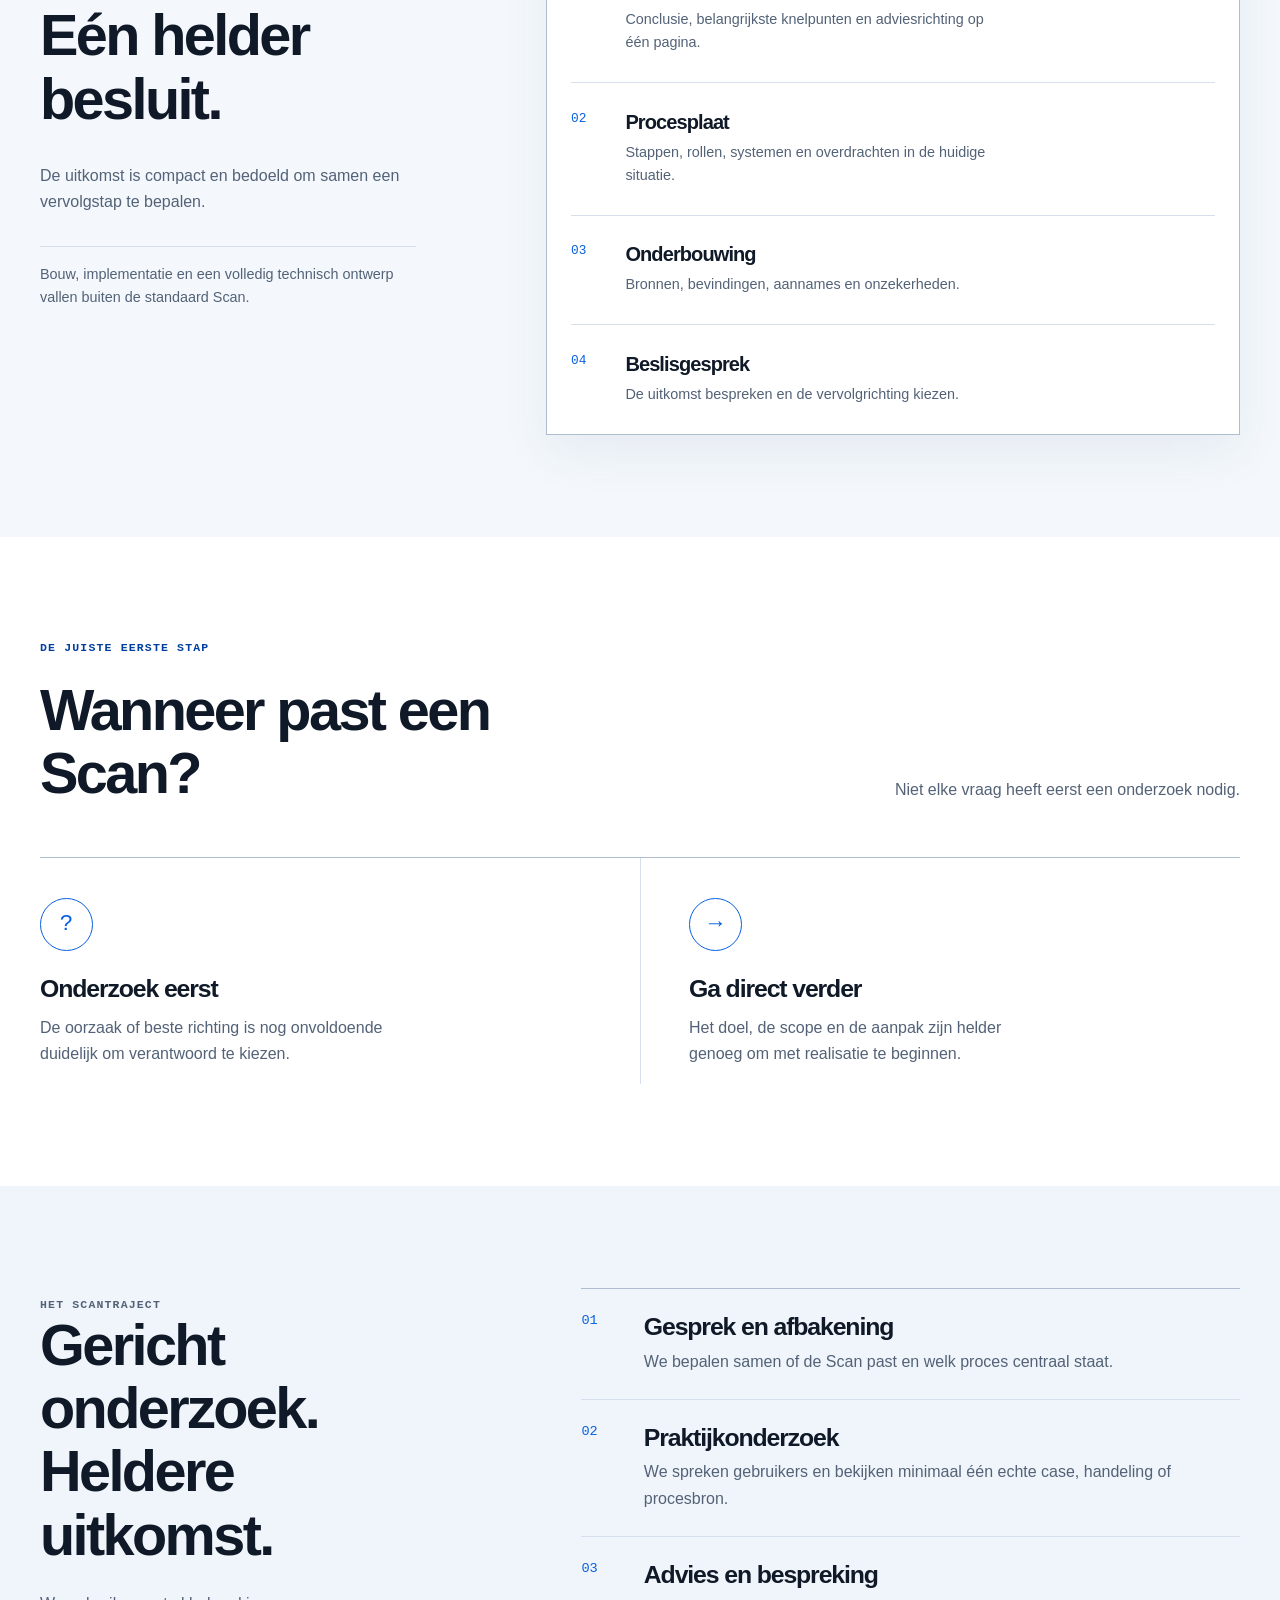
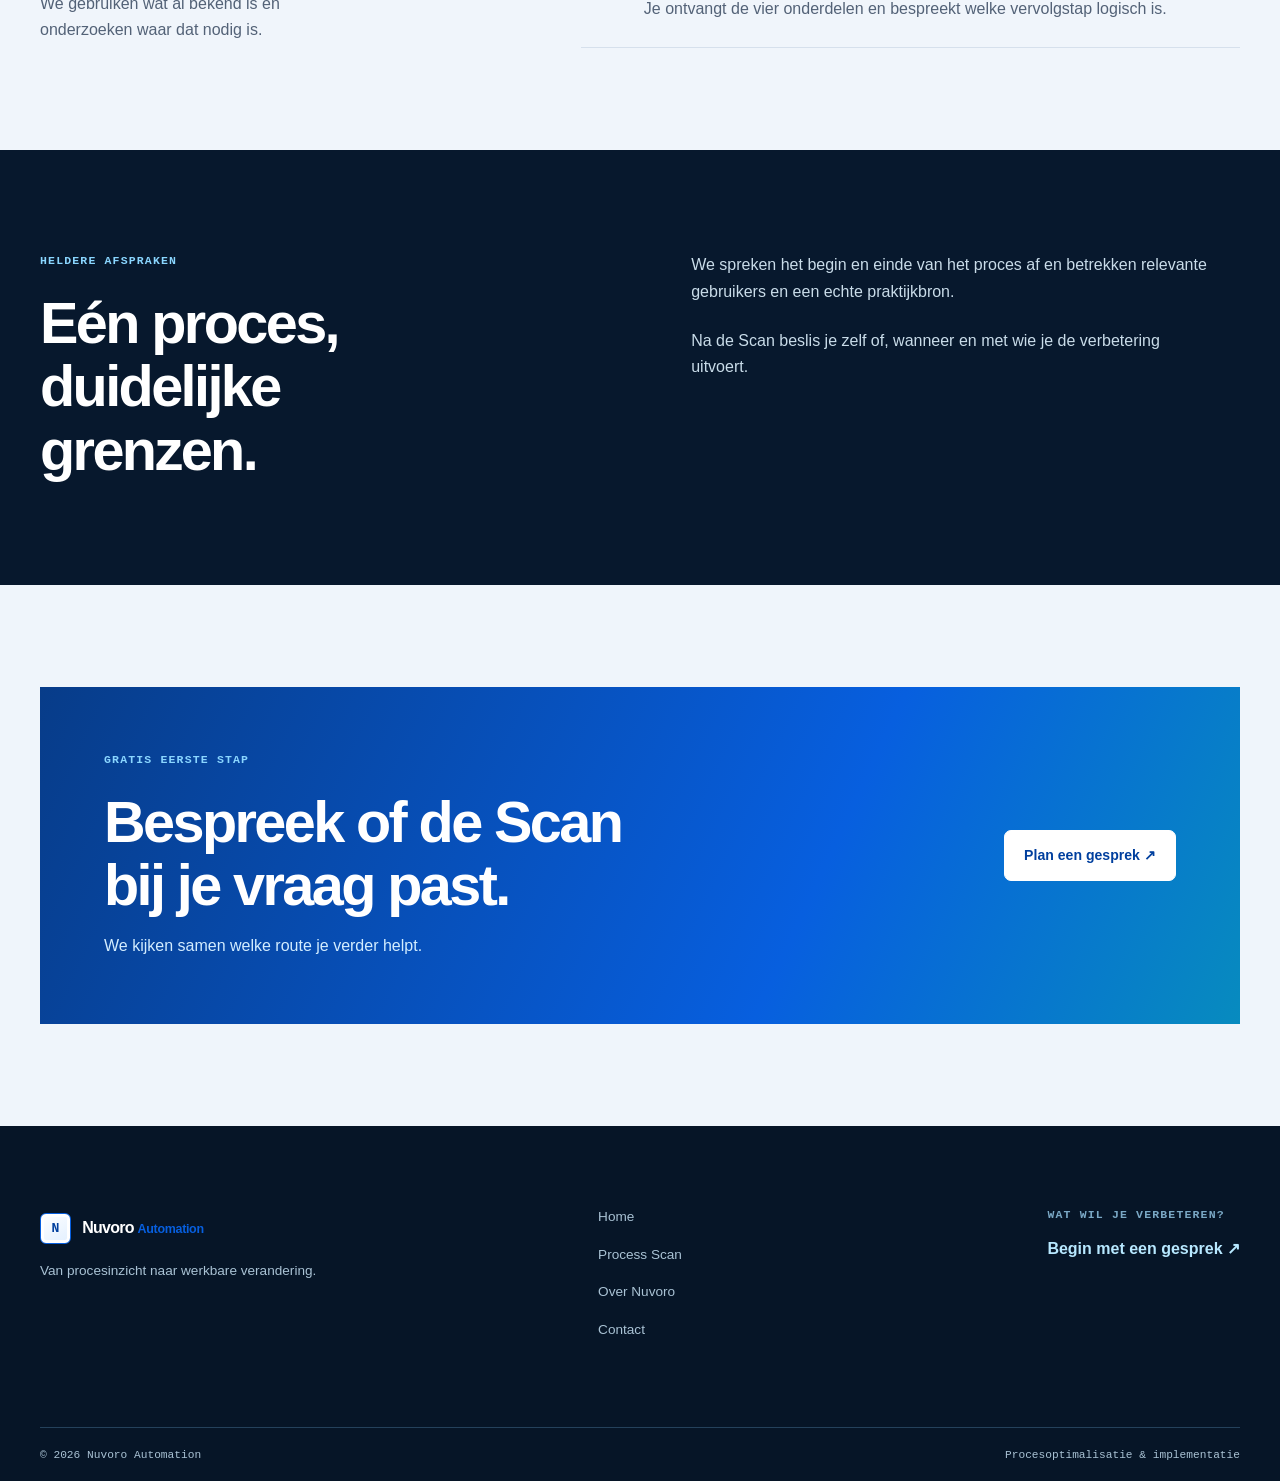
<file: process-scan.html>
<!doctype html>
<html lang="nl">
<head>
  <meta charset="utf-8">
  <meta name="viewport" content="width=device-width, initial-scale=1">
  <meta name="description" content="Onderzoek één afgebakend bedrijfsproces met de Nuvoro Process Scan: procesplaat, onderbouwing, Management-A4 en beslisgesprek voor €1.000 excl. btw.">
  <title>Process Scan | Nuvoro Automation</title>
  <link rel="stylesheet" href="css/style.css?v=20260925-5">
  <script src="js/main.js?v=20260925-4" defer></script>
</head>
<body>
<a class="skip-link" href="#main-content">Direct naar inhoud</a>
<header class="site-header"><div class="container nav-wrap">
  <a class="brand" href="index.html" aria-label="Nuvoro Automation, home"><span class="brand-mark" aria-hidden="true">N</span><span class="brand-name">Nuvoro <small>Automation</small></span></a>
  <button class="menu-toggle" type="button" aria-expanded="false" aria-controls="main-navigation">Menu <span aria-hidden="true">☰</span></button>
  <nav id="main-navigation" aria-label="Hoofdnavigatie"><ul class="nav-links"><li><a href="index.html#diensten">Wat we doen</a></li><li><a href="process-scan.html" aria-current="page">Process Scan</a></li><li><a href="index.html#werkwijze">Aanpak</a></li><li><a href="over-ons.html">Over Nuvoro</a></li><li><a href="contact.html">Contact</a></li><li><a class="nav-cta" href="contact.html#gesprek">Plan een gesprek <span aria-hidden="true">↗</span></a></li></ul></nav>
</div></header>
<main id="main-content">
<section class="hero hero--product" aria-labelledby="scan-title"><div class="hero-grid" aria-hidden="true"></div><div class="container product-hero"><div><p class="eyebrow eyebrow--light"><span class="signal" aria-hidden="true"></span> Process Scan</p><h1 id="scan-title">Maak één proces helder. <em>Kies daarna wat werkt.</em></h1><p class="lead">De Process Scan onderzoekt hoe het werk nu loopt en welke verbetering waarde toevoegt; je krijgt een onderbouwde basis voor een besluit.</p><div class="button-group"><a class="button button--bright" href="contact.html#gesprek">Plan een gratis gesprek ↗</a><a class="button button--ghost" href="#oplevering">Bekijk de oplevering</a></div></div><div class="product-hero__aside"><span class="micro-label">PROCESS SCAN / IN ÉÉN OOGOPSLAG</span><strong>€1.000</strong><span>excl. btw</span><div><b>01</b> afgebakend proces</div><div><b>04</b> onderdelen bij oplevering</div><div><b>—</b> geen verplichte vervolgstap</div><small>Het eerste procesgesprek is gratis.</small></div></div></section>
<section class="section scan-outcome" aria-labelledby="outcome-title"><div class="container"><p class="eyebrow eyebrow--light">Na de Scan</p><h2 id="outcome-title">Inzicht waarmee je verder kunt.</h2><div class="outcome-strip"><div><span>01 / ZICHT</span><p>Zie hoe het proces werkelijk verloopt.</p></div><div><span>02 / GRIP</span><p>Begrijp welke knelpunten onderbouwd zijn.</p></div><div><span>03 / RICHTING</span><p>Kies een logische volgende stap.</p></div></div></div></section>
<section id="oplevering" class="section outputs-section" aria-labelledby="outputs-title"><div class="container outputs-layout"><div class="outputs-copy"><p class="eyebrow">Wat je ontvangt</p><h2 id="outputs-title">Vier onderdelen. Eén helder besluit.</h2><p>De uitkomst is compact en bedoeld om samen een vervolgstap te bepalen.</p><p class="small-note">Bouw, implementatie en een volledig technisch ontwerp vallen buiten de standaard Scan.</p></div><div class="output-collection"><div class="output-collection__header"><span>NUVORO / PROCESS SCAN</span><span>OPLEVERING / 04</span></div><ol><li><span>01</span><div><h3>Management-A4</h3><p>Conclusie, belangrijkste knelpunten en adviesrichting op één pagina.</p></div></li><li><span>02</span><div><h3>Procesplaat</h3><p>Stappen, rollen, systemen en overdrachten in de huidige situatie.</p></div></li><li><span>03</span><div><h3>Onderbouwing</h3><p>Bronnen, bevindingen, aannames en onzekerheden.</p></div></li><li><span>04</span><div><h3>Beslisgesprek</h3><p>De uitkomst bespreken en de vervolgrichting kiezen.</p></div></li></ol></div></div></section>
<section class="section fit-section" aria-labelledby="fit-title"><div class="container"><div class="section-heading"><div><p class="eyebrow">De juiste eerste stap</p><h2 id="fit-title">Wanneer past een Scan?</h2></div><p>Niet elke vraag heeft eerst een onderzoek nodig.</p></div><div class="fit-split"><div><span class="fit-split__mark">?</span><h3>Onderzoek eerst</h3><p>De oorzaak of beste richting is nog onvoldoende duidelijk om verantwoord te kiezen.</p></div><div><span class="fit-split__mark">→</span><h3>Ga direct verder</h3><p>Het doel, de scope en de aanpak zijn helder genoeg om met realisatie te beginnen.</p></div></div></div></section>
<section class="section path-section" aria-labelledby="path-title"><div class="container path-layout"><div><p class="eyebrow">Het Scantraject</p><h2 id="path-title">Gericht onderzoek. Heldere uitkomst.</h2><p>We gebruiken wat al bekend is en onderzoeken waar dat nodig is.</p></div><ol><li><span>01</span><div><h3>Gesprek en afbakening</h3><p>We bepalen samen of de Scan past en welk proces centraal staat.</p></div></li><li><span>02</span><div><h3>Praktijkonderzoek</h3><p>We spreken gebruikers en bekijken minimaal één echte case, handeling of procesbron.</p></div></li><li><span>03</span><div><h3>Advies en bespreking</h3><p>Je ontvangt de vier onderdelen en bespreekt welke vervolgstap logisch is.</p></div></li></ol></div></section>
<section class="section scope-section" aria-labelledby="scope-title"><div class="container scope-layout"><div><p class="eyebrow eyebrow--light">Heldere afspraken</p><h2 id="scope-title">Eén proces, duidelijke grenzen.</h2></div><div><p>We spreken het begin en einde van het proces af en betrekken relevante gebruikers en een echte praktijkbron.</p><p>Na de Scan beslis je zelf of, wanneer en met wie je de verbetering uitvoert.</p></div></div></section>
<section class="section closing-cta" aria-labelledby="scan-cta-title"><div class="container closing-cta__inner"><div><p class="eyebrow eyebrow--light">Gratis eerste stap</p><h2 id="scan-cta-title">Bespreek of de Scan bij je vraag past.</h2><p>We kijken samen welke route je verder helpt.</p></div><a class="button button--white" href="contact.html#gesprek">Plan een gesprek ↗</a></div></section>
</main>
<footer class="site-footer"><div class="container footer-grid"><div><a class="brand" href="index.html"><span class="brand-mark" aria-hidden="true">N</span><span class="brand-name">Nuvoro <small>Automation</small></span></a><p>Van procesinzicht naar werkbare verandering.</p></div><nav aria-label="Footernavigatie"><a href="index.html">Home</a><a href="process-scan.html">Process Scan</a><a href="over-ons.html">Over Nuvoro</a><a href="contact.html">Contact</a></nav><div class="footer-action"><span class="micro-label">Wat wil je verbeteren?</span><a href="contact.html#gesprek">Begin met een gesprek ↗</a></div></div><div class="container footer-bottom"><span>© <span data-current-year>2026</span> Nuvoro Automation</span><span>Procesoptimalisatie & implementatie</span></div></footer>
</body></html>
</file>
<file: css/style.css>
:root {
  --color-background: #f8fbff;
  --color-surface: #fff;
  --color-section: #f0f5fb;
  --color-text: #101927;
  --color-muted: #536277;
  --color-faint: #66758a;
  --color-border: #d6e0ec;
  --color-border-strong: #aebed0;
  --color-accent: #075fdf;
  --color-accent-dark: #003f9e;
  --color-accent-bright: #00a6d6;
  --color-accent-soft: #e9f2ff;
  --color-error: #a32035;
  --navy: #07182d;
  --navy-mid: #102b4b;
  --font-sans: Inter, ui-sans-serif, -apple-system, BlinkMacSystemFont, "Segoe UI", sans-serif;
  --font-mono: "SFMono-Regular", Consolas, "Liberation Mono", monospace;
  --max-width: 1200px;
}
*, *::before, *::after { box-sizing: border-box; }
html { scroll-behavior: smooth; scroll-padding-top: 6rem; }
body { margin: 0; background: var(--color-background); color: var(--color-text); font: 400 1rem/1.65 var(--font-sans); -webkit-font-smoothing: antialiased; }
button, input, textarea { font: inherit; }
a { color: inherit; }
button { cursor: pointer; }
img, svg { max-width: 100%; }
h1, h2, h3, p, ol, ul, dl, dd { margin-top: 0; }
h1, h2, h3 { margin-bottom: 0; font-weight: 630; letter-spacing: -.045em; line-height: 1.1; }
h1 { font-size: clamp(3.25rem, 6.7vw, 6.4rem); }
h2 { font-size: clamp(2.35rem, 4.5vw, 4.25rem); }
h3 { font-size: clamp(1.25rem, 2vw, 1.55rem); }
em { color: var(--color-accent); font-style: normal; }
.container { width: min(calc(100% - 3rem), var(--max-width)); margin-inline: auto; }
.section { padding-block: clamp(5rem, 9vw, 9rem); }
.eyebrow, .micro-label { font: 650 .72rem/1.5 var(--font-mono); letter-spacing: .1em; text-transform: uppercase; }
.eyebrow { display: flex; align-items: center; gap: .75rem; margin-bottom: 1.4rem; color: var(--color-accent-dark); }
.eyebrow--light { color: #8ad6ff; }
.signal, .deliverable-interface__bar i, .process-lens__foot i, .intake-form__head i { display: inline-block; width: 7px; height: 7px; flex: 0 0 auto; border-radius: 50%; background: var(--color-accent-bright); box-shadow: 0 0 0 5px rgba(0,166,214,.16); }
.lead { max-width: 61ch; font-size: clamp(1.05rem, 1.4vw, 1.2rem); line-height: 1.7; }
.small-note { color: var(--color-faint); font-size: .9rem; }
:focus-visible { outline: 2px solid var(--color-accent-bright); outline-offset: 4px; }
.skip-link { position: fixed; left: 1rem; top: 1rem; z-index: 100; padding: .75rem 1rem; background: #fff; color: var(--navy); transform: translateY(-160%); }
.skip-link:focus { transform: none; }

/* Navigation */
.site-header { position: sticky; top: 0; z-index: 30; border-bottom: 1px solid rgba(174,190,208,.6); background: rgba(248,251,255,.97); backdrop-filter: blur(12px); }
.nav-wrap { display: flex; align-items: center; justify-content: space-between; gap: 1rem; min-height: 5rem; }
.brand { display: inline-flex; align-items: center; gap: .7rem; flex: 0 0 auto; min-height: 44px; text-decoration: none; }
.brand-mark { display: grid; place-items: center; width: 31px; height: 31px; border: 1px solid var(--color-accent); border-radius: 6px; background: linear-gradient(145deg,#fff,#e1efff); color: var(--color-accent-dark); font: 700 .82rem var(--font-mono); box-shadow: inset 0 0 0 3px #fff; }
.brand-name { color: var(--navy); font-size: 1rem; font-weight: 750; letter-spacing: -.045em; white-space: nowrap; }
.brand-name small { color: var(--color-accent); font-size: .78rem; font-weight: 550; letter-spacing: -.025em; }
.nav-links { display: flex; align-items: center; gap: .15rem; margin: 0; padding: 0; list-style: none; }
.nav-links a { display: inline-flex; align-items: center; justify-content: center; gap: .75rem; min-height: 44px; padding: .6rem .82rem; border-radius: 6px; color: var(--color-muted); font-size: .82rem; font-weight: 680; text-decoration: none; transition: color .2s ease, background .2s ease; }
.nav-links a:hover, .nav-links a[aria-current="page"] { color: var(--color-accent-dark); background: var(--color-accent-soft); }
.nav-links .nav-cta { margin-left: .6rem; padding-inline: 1rem; background: var(--color-accent); color: #fff; }
.nav-links .nav-cta:hover { background: var(--color-accent-dark); color: #fff; }
.menu-toggle { display: none; min-height: 44px; padding: .5rem .75rem; border: 1px solid var(--color-border-strong); border-radius: 6px; background: #fff; color: var(--navy); font-size: .85rem; font-weight: 700; }
.menu-toggle span { margin-left: .5rem; }
.button-group { display: flex; flex-wrap: wrap; gap: .75rem; }
.button { display: inline-flex; align-items: center; justify-content: center; gap: 1.1rem; min-height: 50px; padding: .8rem 1.2rem; border: 1px solid var(--color-accent); border-radius: 7px; background: var(--color-accent); color: #fff; font-size: .88rem; font-weight: 720; text-align: center; text-decoration: none; transition: transform .2s ease, background .2s ease, border-color .2s ease; }
.button:hover { transform: translateY(-2px); background: var(--color-accent-dark); border-color: var(--color-accent-dark); }
.button--bright { background: #3aa8ff; border-color: #3aa8ff; color: #05172a; }
.button--bright:hover { background: #8bd2ff; border-color: #8bd2ff; }
.button--ghost { border-color: #597792; background: transparent; color: #e5f3ff; }
.button--ghost:hover { background: rgba(255,255,255,.1); border-color: #9fdcff; }
.button--white { background: #fff; border-color: #fff; color: var(--color-accent-dark); }
.button--white:hover { background: #eaf5ff; border-color: #eaf5ff; }
.button:disabled { opacity: .55; transform: none; cursor: wait; }
.text-link { display: inline-flex; align-items: center; min-height: 44px; color: var(--color-accent-dark); font-size: .9rem; font-weight: 720; text-underline-offset: 5px; }

/* Heroes */
.hero { position: relative; isolation: isolate; overflow: hidden; background: var(--navy); color: #f5faff; }
.hero::after { position: absolute; z-index: -1; top: -24rem; right: -18rem; width: 65rem; height: 65rem; border-radius: 50%; background: radial-gradient(circle,rgba(0,166,214,.18),rgba(7,95,223,.08) 38%,transparent 68%); content: ""; }
.hero-grid { position: absolute; z-index: -1; inset: 0; opacity: .38; background-image: linear-gradient(rgba(130,186,227,.12) 1px, transparent 1px),linear-gradient(90deg,rgba(130,186,227,.12) 1px,transparent 1px); background-size: 58px 58px; mask-image: linear-gradient(90deg,transparent,#000 28%,#000 80%,transparent); }
.hero h1, .hero h2 { color: #f5faff; }
.hero h1 em, .product-feature h2 em { color: #72c8ff; }
.hero .lead { color: #bad0e2; }
.hero--home { min-height: min(750px, calc(100svh - 5rem)); }
.hero-layout { display: grid; grid-template-columns: minmax(0,1.1fr) minmax(25rem,.9fr); gap: clamp(2rem,5vw,5rem); align-items: center; min-height: inherit; padding-block: 5.5rem 3rem; }
.hero-copy { min-width: 0; }
.hero-copy h1 { max-width: 11ch; }
.hero-copy .lead { max-width: 52ch; margin: 2rem 0 2.2rem; }
.hero-footer { display: flex; flex-wrap: wrap; gap: .9rem 1.8rem; margin-top: 4.5rem; color: #7d9fb8; font: .68rem var(--font-mono); letter-spacing: .08em; }
.hero-orbit { position: relative; display: grid; place-items: center; aspect-ratio: 1; max-width: 480px; width: 100%; justify-self: center; }
.hero-orbit::before, .hero-orbit::after, .hero-orbit__ring { position: absolute; inset: 8%; border: 1px solid rgba(117,186,235,.22); border-radius: 50%; content: ""; }
.hero-orbit::after { inset: 22%; border-color: rgba(117,186,235,.28); }
.hero-orbit__ring { inset: 0; border-style: dashed; border-color: rgba(117,186,235,.15); }
.hero-orbit__core { position: relative; z-index: 1; display: grid; place-content: center; width: 36%; aspect-ratio: 1; border: 1px solid #67c5ff; border-radius: 50%; background: radial-gradient(circle at 35% 30%,#174e81,#0a2542 68%); box-shadow: 0 0 0 18px rgba(0,166,214,.055),0 0 80px rgba(0,166,214,.16); text-align: center; }
.hero-orbit__core span { color: #9adfff; font: .68rem var(--font-mono); letter-spacing: .13em; }
.hero-orbit__core strong { color: #fff; font-size: clamp(1.2rem,2.5vw,2rem); letter-spacing: -.04em; }
.hero-orbit__point { position: absolute; z-index: 2; padding: .4rem .6rem; border: 1px solid #3c7097; background: #0d2d4c; color: #b9e3ff; font: .62rem var(--font-mono); letter-spacing: .06em; }
.hero-orbit__point--one { top: 15%; left: 11%; }.hero-orbit__point--two { right: -1%; top: 38%; }.hero-orbit__point--three { bottom: 14%; left: 12%; }
.hero-orbit__coordinate { position: absolute; right: 2%; bottom: 2%; color: #6c91ae; font: .65rem var(--font-mono); }
.intro-line { border-bottom: 1px solid var(--color-border); background: #fff; }
.intro-line .container { display: grid; grid-template-columns: 12rem 1fr auto; align-items: center; gap: 2rem; min-height: 8rem; }
.intro-line .micro-label { color: var(--color-accent-dark); }
.intro-line p { margin: 0; font-size: clamp(1.1rem,1.8vw,1.5rem); letter-spacing: -.025em; }
.intro-line strong { color: var(--color-accent-dark); font-weight: 650; }
.intro-line a { font-size: .85rem; font-weight: 700; text-decoration: none; }
.section-heading { display: flex; justify-content: space-between; align-items: end; gap: 3rem; margin-bottom: 3rem; }
.section-heading h2 { max-width: 16ch; }
.section-heading > p { max-width: 36ch; margin-bottom: .2rem; color: var(--color-muted); }

/* Interactive process lens */
.lens-section { background: #f4f8fc; }
.process-lens { overflow: hidden; border: 1px solid #204362; background: #0b2037; color: #f5faff; box-shadow: 0 30px 65px rgba(7,24,45,.16); }
.process-lens__rail { display: flex; gap: 0; border-bottom: 1px solid #31506b; }
.process-lens__rail button { position: relative; flex: 1; min-height: 60px; padding: .8rem 1rem; border: 0; border-right: 1px solid #31506b; background: #112b46; color: #a8c0d5; font-size: .88rem; font-weight: 650; text-align: left; }
.process-lens__rail button:last-child { border-right: 0; }
.process-lens__rail button span { margin-right: .8rem; color: #7395b1; font: .7rem var(--font-mono); }
.process-lens__rail button[aria-selected="true"] { background: #0b2037; color: #fff; }
.process-lens__rail button[aria-selected="true"]::after { position: absolute; bottom: -1px; left: 0; right: 0; height: 3px; background: #45bfff; content: ""; }
.process-lens__stage { display: grid; grid-template-columns: minmax(0,1.2fr) minmax(20rem,.8fr); min-height: 410px; }
.process-lens__visual { position: relative; display: flex; align-items: center; justify-content: space-between; gap: .7rem; min-width: 0; padding: 5rem 2.25rem; border-right: 1px solid #31506b; background: radial-gradient(circle at 50% 50%,rgba(12,87,138,.25),transparent 62%),linear-gradient(rgba(112,178,224,.07) 1px,transparent 1px),linear-gradient(90deg,rgba(112,178,224,.07) 1px,transparent 1px); background-size: auto,42px 42px,42px 42px; }
.process-lens__line { position: absolute; left: 3rem; right: 3rem; top: 50%; height: 1px; background: linear-gradient(90deg,#3373a9,#70d5ff,#3373a9); }
.process-lens__node { position: relative; z-index: 1; display: grid; place-items: center; width: 20%; min-height: 70px; padding: .6rem .2rem; border: 1px solid #416e91; background: #102d4b; color: #d6eafa; font: .65rem var(--font-mono); text-align: center; overflow-wrap: anywhere; }
.process-lens__pulse { position: absolute; z-index: 2; top: calc(50% - 7px); left: 29%; width: 14px; height: 14px; border: 2px solid #fff; border-radius: 50%; background: #34baff; box-shadow: 0 0 0 8px rgba(52,186,255,.18),0 0 25px #34baff; transition: left .35s ease; }
.process-lens[data-active="doorstroom"] .process-lens__pulse { left: 51%; }
.process-lens[data-active="ruimte"] .process-lens__pulse { left: 72%; }
.process-lens__caption { position: absolute; left: 2.25rem; bottom: 1.4rem; color: #7fabc9; font: .65rem var(--font-mono); letter-spacing: .07em; }
.process-lens__content { display: grid; align-items: center; min-width: 0; padding: clamp(1.5rem,3vw,3rem); }
.lens-panel .micro-label { color: #74cef9; }
.lens-panel h3 { max-width: 15ch; margin: 1rem 0; color: #fff; font-size: clamp(1.75rem,2.5vw,2.5rem); }
.lens-panel > p { color: #bfd2df; }
.lens-panel dl { margin: 1.5rem 0 0; border-top: 1px solid #31506b; }
.lens-panel dl div { padding: .8rem 0; border-bottom: 1px solid #31506b; }
.lens-panel dt { color: #78cfff; font: .7rem var(--font-mono); }
.lens-panel dd { margin: .3rem 0 0; color: #d3e3ef; font-size: .86rem; }
.process-lens__foot { display: flex; justify-content: space-between; align-items: center; gap: 1rem; min-height: 58px; padding: .8rem 1.5rem; border-top: 1px solid #31506b; color: #a8c0d5; font-size: .75rem; }
.process-lens__foot span { display: inline-flex; align-items: center; gap: .8rem; }
.process-lens__foot a { color: #8ad6ff; font-weight: 700; text-decoration: none; }

/* Editorial sections */
.statement-section { background: #fff; }
.statement-layout, .value-layout, .scope-layout { display: grid; grid-template-columns: minmax(0,1fr) minmax(0,1fr); gap: clamp(3rem,8vw,9rem); }
.statement-layout h2 { max-width: 12ch; }
.statement-content { padding-top: 2.8rem; }
.statement-content > p:first-child { margin-bottom: 2rem; font-size: clamp(1.15rem,1.8vw,1.5rem); line-height: 1.55; letter-spacing: -.02em; }
.statement-content p { color: var(--color-muted); }
.capability-line { display: flex; flex-wrap: wrap; gap: .6rem; padding: 1.5rem 0; border-top: 1px solid var(--color-border-strong); border-bottom: 1px solid var(--color-border-strong); }
.capability-line span { padding: .4rem .65rem; border: 1px solid var(--color-border); color: var(--color-accent-dark); font: .7rem var(--font-mono); }
.statement-content .small-note { margin-top: 1.6rem; }
.product-feature { background: var(--navy); color: #d1e2ef; }
.product-feature__layout { display: grid; grid-template-columns: minmax(0,.9fr) minmax(0,1.1fr); gap: clamp(3rem,7vw,7rem); align-items: center; }
.product-feature h2 { color: #fff; }
.product-feature p:not(.eyebrow) { max-width: 50ch; margin: 2rem 0; color: #b6ccdc; font-size: 1.05rem; }
.product-feature__price { display: flex; align-items: baseline; gap: .7rem; margin: 2.5rem 0 1.6rem; }
.product-feature__price strong { color: #fff; font-size: clamp(2.5rem,4.5vw,4rem); letter-spacing: -.055em; line-height: 1; }
.product-feature__price span { font-size: .8rem; }
.deliverable-interface { border: 1px solid #426681; background: #112c48; box-shadow: 0 35px 80px rgba(0,0,0,.18); }
.deliverable-interface__bar, .deliverable-interface__end { display: flex; justify-content: space-between; align-items: center; gap: 1rem; padding: 1rem 1.4rem; color: #a9c8dc; font: .68rem var(--font-mono); letter-spacing: .05em; }
.deliverable-interface__bar { border-bottom: 1px solid #426681; }
.deliverable-interface__bar span:first-child { display: inline-flex; align-items: center; gap: .7rem; }
.deliverable-interface ol { margin: 0; padding: .5rem 1.4rem; list-style: none; }
.deliverable-interface li { display: grid; grid-template-columns: 2rem 1fr; gap: 1rem; padding: 1.25rem 0; border-bottom: 1px solid #365875; }
.deliverable-interface li:last-child { border: 0; }
.deliverable-interface li > span { color: #6bbff0; font: .75rem var(--font-mono); }
.deliverable-interface strong, .deliverable-interface small { display: block; }
.deliverable-interface strong { color: #fff; font-size: 1rem; }
.deliverable-interface small { margin-top: .3rem; color: #aac5d8; font-size: .78rem; line-height: 1.45; }
.deliverable-interface__end { border-top: 1px solid #426681; color: #85d7ff; }
.route-section { background: #f0f5fb; }
.route-line { display: grid; grid-template-columns: repeat(3,minmax(0,1fr)); border-top: 1px solid var(--color-border-strong); }
.route-line > div { padding: 2rem 2rem 0 0; }
.route-line > div + div { padding-left: 2rem; border-left: 1px solid var(--color-border); }
.route-line span { color: var(--color-accent-dark); font: .72rem var(--font-mono); }
.route-line h3 { margin: 1.5rem 0 .8rem; }
.route-line p { max-width: 34ch; color: var(--color-muted); }
.closing-cta { padding-block: 0; background: #f0f5fb; }
.closing-cta__inner { display: flex; align-items: center; justify-content: space-between; gap: 3rem; padding: clamp(2rem,5vw,4rem); background: linear-gradient(115deg,#07429b,#075fdf 65%,#008cc2); color: #fff; }
.closing-cta h2 { max-width: 18ch; color: #fff; }
.closing-cta p:not(.eyebrow) { margin: 1rem 0 0; color: #d3edff; }

/* Product page */
.hero--product { padding-block: clamp(5rem,8vw,8rem); }
.product-hero { display: grid; grid-template-columns: minmax(0,1.15fr) minmax(19rem,.55fr); gap: clamp(3rem,8vw,8rem); align-items: center; }
.product-hero h1 { max-width: 13ch; font-size: clamp(3rem,5.7vw,5.5rem); }
.product-hero .lead { margin: 2rem 0 2.5rem; }
.product-hero__aside { padding: clamp(1.5rem,3vw,2.5rem); border: 1px solid #426681; background: rgba(16,47,76,.85); }
.product-hero__aside > .micro-label { display: block; color: #81cefa; }
.product-hero__aside > strong { display: block; margin-top: 1.5rem; color: #fff; font-size: clamp(3rem,5vw,4.5rem); line-height: 1; letter-spacing: -.055em; }
.product-hero__aside > span:not(.micro-label) { color: #c5d9e8; font-size: .85rem; }
.product-hero__aside div { padding: 1rem 0; border-top: 1px solid #426681; color: #d1e5f3; font-size: .9rem; }
.product-hero__aside div:first-of-type { margin-top: 2rem; }
.product-hero__aside b { margin-right: .8rem; color: #78d6ff; font: .8rem var(--font-mono); }
.product-hero__aside small { display: block; margin-top: 1.2rem; color: #9ebbd1; line-height: 1.5; }
.value-section { background: #fff; }
.value-layout h2 { max-width: 13ch; }
.value-layout h2 span { color: var(--color-accent); }
.value-layout > div:last-child { padding-top: 3rem; }
.value-layout p { color: var(--color-muted); font-size: 1.2rem; line-height: 1.65; }
.scan-outcome { background: #0f2b49; color: #e4f2fc; }
.scan-outcome h2 { max-width: 18ch; color: #fff; }
.outcome-strip { display: grid; grid-template-columns: repeat(3,1fr); gap: 2rem; margin-top: 4rem; border-top: 1px solid #426681; }
.outcome-strip > div { padding-top: 1.7rem; }
.outcome-strip span { color: #7fcdfa; font: .72rem var(--font-mono); }
.outcome-strip p { max-width: 27ch; margin: 1rem 0 0; font-size: clamp(1.1rem,1.7vw,1.45rem); letter-spacing: -.02em; line-height: 1.45; }
.outputs-section { background: #f4f8fc; }
.outputs-layout { display: grid; grid-template-columns: minmax(0,.75fr) minmax(0,1.25fr); gap: clamp(3rem,7vw,7rem); align-items: start; }
.outputs-copy { position: sticky; top: 8rem; }
.outputs-copy h2 { max-width: 13ch; }
.outputs-copy p:not(.eyebrow) { max-width: 47ch; margin: 2rem 0 0; color: var(--color-muted); }
.output-collection { border: 1px solid var(--color-border-strong); background: #fff; box-shadow: 0 25px 60px rgba(30,65,105,.08); }
.output-collection__header { display: flex; justify-content: space-between; gap: 1rem; padding: 1.1rem 1.5rem; border-bottom: 1px solid var(--color-border); color: var(--color-accent-dark); font: .7rem var(--font-mono); }
.output-collection ol { margin: 0; padding: 0 1.5rem; list-style: none; }
.output-collection li { display: grid; grid-template-columns: 2rem 1fr; gap: 1.4rem; padding: 1.7rem 0; border-bottom: 1px solid var(--color-border); }
.output-collection li:last-child { border: 0; }
.output-collection li > span { color: var(--color-accent); font: .8rem var(--font-mono); }
.output-collection h3 { font-size: 1.25rem; }
.output-collection p { max-width: 45ch; margin: .5rem 0 0; color: var(--color-muted); font-size: .9rem; }
.fit-section { background: #fff; }
.fit-split { display: grid; grid-template-columns: 1fr 1fr; border-top: 1px solid var(--color-border-strong); }
.fit-split > div { padding: 2.5rem 3rem 0 0; }
.fit-split > div + div { padding-left: 3rem; border-left: 1px solid var(--color-border); }
.fit-split__mark { display: grid; place-items: center; width: 3.3rem; height: 3.3rem; border: 1px solid var(--color-accent); border-radius: 50%; color: var(--color-accent); font: 1.4rem var(--font-mono); }
.fit-split h3 { margin: 1.5rem 0 .8rem; }
.fit-split p { max-width: 46ch; color: var(--color-muted); }
.path-section { background: #f0f5fb; }
.path-layout { display: grid; grid-template-columns: minmax(0,.8fr) minmax(0,1.2fr); gap: clamp(3rem,8vw,8rem); }
.path-layout > div p:not(.eyebrow) { max-width: 36ch; margin-top: 1.5rem; color: var(--color-muted); }
.path-layout ol { margin: 0; padding: 0; list-style: none; border-top: 1px solid var(--color-border-strong); }
.path-layout li { display: grid; grid-template-columns: 2.5rem 1fr; gap: 1.4rem; padding: 1.5rem 0; border-bottom: 1px solid var(--color-border); }
.path-layout li > span { color: var(--color-accent); font: .85rem var(--font-mono); }
.path-layout p { max-width: 60ch; margin: .5rem 0 0; color: var(--color-muted); }
.scope-section { background: var(--navy); color: #c9dce9; }
.scope-section h2 { max-width: 12ch; color: #fff; }
.scope-layout p { max-width: 58ch; }
.scope-layout p + p { margin-top: 1.4rem; }

/* Intake and secondary pages */
.intake-section { background: #f8fbff; }
.intake-layout { display: grid; grid-template-columns: minmax(16rem,.65fr) minmax(0,1fr); gap: clamp(3rem,7vw,7rem); align-items: start; }
.intake-layout > div { position: sticky; top: 8rem; }
.intake-layout > div p:not(.eyebrow) { max-width: 40ch; margin-top: 1.5rem; color: var(--color-muted); }
.intake-layout .privacy-note { padding-left: 1rem; border-left: 2px solid var(--color-accent-bright); font-size: .85rem; }
.intake-form { min-width: 0; border: 1px solid var(--color-border-strong); background: #fff; box-shadow: 0 25px 60px rgba(30,65,105,.08); }
.intake-form__head { display: flex; justify-content: space-between; gap: 1rem; padding: 1.15rem 1.5rem; border-bottom: 1px solid var(--color-border); color: var(--color-accent-dark); font: .7rem var(--font-mono); }
.intake-form__head span:first-child { display: inline-flex; align-items: center; gap: .7rem; }
.intake-form__body { padding: clamp(1.5rem,3.5vw,3rem); }
.field-hint { margin-bottom: 2rem; color: var(--color-muted); font-size: .8rem; }
.form-row { display: grid; grid-template-columns: 1fr 1fr; gap: 1rem; }
.form-field { min-width: 0; margin-bottom: 1.4rem; }
label { display: block; margin-bottom: .5rem; font-size: .84rem; font-weight: 700; }
.optional { color: var(--color-muted); font-weight: 400; }
input, textarea { display: block; width: 100%; min-height: 48px; padding: .7rem .8rem; border: 1px solid var(--color-border-strong); border-radius: 5px; background: #fff; color: var(--color-text); }
textarea { min-height: 6.25rem; resize: vertical; }
input:focus, textarea:focus { outline: 2px solid var(--color-accent); outline-offset: 1px; border-color: var(--color-accent); }
[aria-invalid="true"] { border-color: var(--color-error); }
.field-error { margin: .4rem 0 0; color: var(--color-error); font-size: .82rem; }
.booking-panel { margin-top: .6rem; padding: .85rem 1rem; border-left: 2px solid var(--color-accent); background: var(--color-accent-soft); color: var(--color-accent-dark); font-size: .82rem; }
.booking-panel p { margin: 0; }
.intake-form .button { width: 100%; margin-top: 1rem; }
#cal-booking { min-height: 36rem; margin-top: 1.5rem; border: 1px solid var(--color-border); background: #fff; }
.page-hero { padding-block: clamp(5rem,10vw,10rem); border-bottom: 1px solid var(--color-border); background: radial-gradient(circle at 85% 30%,#dcedff,transparent 36%),#f8fbff; }
.page-hero h1 { max-width: 16ch; }
.page-hero .lead { margin: 2rem 0 0; color: var(--color-muted); }
.page-hero--contact .button { margin-top: 2rem; }
.principles-section, .contact-path { background: #f0f5fb; }
.principles-section h2, .contact-path h2 { max-width: 18ch; margin-bottom: 3rem; }

/* Footer */
.site-footer { padding-top: 5rem; background: #061527; color: #a9c2d4; }
.site-footer .brand-name { color: #fff; }
.footer-grid { display: grid; grid-template-columns: 1fr auto 1fr; gap: 3rem; align-items: start; padding-bottom: 5rem; }
.footer-grid p { margin: .6rem 0 0; font-size: .85rem; }
.footer-grid nav { display: grid; gap: .6rem; }
.footer-grid nav a { min-height: 28px; font-size: .85rem; text-decoration: none; }
.footer-grid a:hover { color: #80d3ff; }
.footer-action { justify-self: end; }
.footer-action .micro-label { display: block; color: #7aa8c5; }
.footer-action a { display: block; margin-top: .8rem; color: #b7e8ff; font-weight: 700; text-decoration: none; }
.footer-bottom { display: flex; justify-content: space-between; gap: 1rem; padding-block: 1.3rem; border-top: 1px solid #24415b; font: .7rem var(--font-mono); }

@media (max-width: 1100px) {
  .nav-links a { padding-inline: .55rem; }
  .hero-layout { grid-template-columns: 1fr .7fr; }
  .process-lens__stage { grid-template-columns: 1fr .9fr; }
  .process-lens__visual { padding-inline: 1rem; }
  .process-lens__line { left: 2rem; right: 2rem; }
  .process-lens__node { font-size: .57rem; }
}
@media (max-width: 850px) {
  .container { width: min(calc(100% - 2rem), var(--max-width)); }
  .nav-wrap { flex-wrap: wrap; }
  html.js .nav-wrap { flex-wrap: nowrap; }
  html:not(.js) #main-navigation { width: 100%; padding-bottom: .8rem; }
  html:not(.js) .nav-links { flex-wrap: wrap; }
  html.js .menu-toggle { display: inline-flex; align-items: center; }
  html.js #main-navigation { position: absolute; top: 100%; left: 0; right: 0; visibility: hidden; opacity: 0; pointer-events: none; padding: .75rem 1rem 1rem; border-bottom: 1px solid var(--color-border); background: var(--color-background); transition: opacity .2s ease; }
  html.js .menu-open #main-navigation { visibility: visible; opacity: 1; pointer-events: auto; }
  html.js .nav-links { display: grid; gap: .2rem; }
  html.js .nav-links a { display: flex; justify-content: space-between; min-height: 48px; }
  .nav-links .nav-cta { margin: .5rem 0 0; }
  .hero-layout, .product-hero, .product-feature__layout, .statement-layout, .value-layout, .scope-layout, .outputs-layout, .path-layout, .intake-layout { grid-template-columns: 1fr; }
  .hero--home { min-height: 0; }
  .hero-layout { padding-block: 5rem 3rem; }
  .hero-orbit { max-width: 350px; margin-top: 0; }
  .hero-footer { margin-top: 3rem; }
  .intro-line .container { grid-template-columns: 1fr auto; gap: .5rem 1rem; padding-block: 1.5rem; }
  .intro-line .micro-label { grid-column: 1 / -1; }
  .section-heading { display: block; }
  .section-heading > p { margin: 1.5rem 0 0; }
  .statement-content, .value-layout > div:last-child { padding-top: 0; }
  .product-feature__layout { gap: 4rem; }
  .outputs-copy, .intake-layout > div { position: static; }
  .footer-grid { grid-template-columns: 1fr 1fr; }
  .footer-action { justify-self: start; }
}
@media (max-width: 620px) {
  h1 { font-size: clamp(2.7rem,12vw,4rem); }
  h2 { font-size: clamp(2.2rem,9vw,3rem); }
  .section { padding-block: 5rem; }
  .hero-layout { padding-block: 4.5rem 2rem; }
  .hero-orbit { max-width: 260px; }
  .hero-orbit__point { font-size: .48rem; }
  .intro-line .container { grid-template-columns: 1fr; }
  .intro-line a { margin-top: .6rem; }
  .button-group { align-items: stretch; flex-direction: column; }
  .button-group .button { width: 100%; }
  .process-lens__rail button { min-height: 64px; padding: .7rem .45rem; font-size: .72rem; text-align: center; }
  .process-lens__rail button span { display: block; margin: 0 0 .2rem; }
  .process-lens__stage { display: block; }
  .process-lens__visual { min-height: 185px; padding: 3rem .65rem; border-right: 0; border-bottom: 1px solid #31506b; }
  .process-lens__line { left: 1rem; right: 1rem; }
  .process-lens__node { min-height: 46px; font-size: .42rem; }
  .process-lens__caption { left: .8rem; bottom: .55rem; font-size: .55rem; }
  .process-lens__pulse { width: 10px; height: 10px; top: calc(50% - 5px); }
  .process-lens__content { min-height: 350px; }
  .process-lens__foot { display: block; }
  .process-lens__foot a { display: block; margin-top: .7rem; }
  .route-line, .outcome-strip, .fit-split { grid-template-columns: 1fr; }
  .route-line > div, .route-line > div + div, .fit-split > div, .fit-split > div + div { padding: 1.5rem 0; border-left: 0; border-bottom: 1px solid var(--color-border); }
  .outcome-strip { gap: 0; margin-top: 2rem; }
  .outcome-strip > div { padding: 1.5rem 0; border-bottom: 1px solid #426681; }
  .closing-cta__inner { display: block; }
  .closing-cta .button { margin-top: 2rem; }
  .form-row { grid-template-columns: 1fr; gap: 0; }
  .footer-grid { grid-template-columns: 1fr; gap: 2rem; }
  .footer-bottom { display: block; }
  .footer-bottom span { display: block; margin-top: .3rem; }
}
@media (prefers-reduced-motion: reduce) {
  html { scroll-behavior: auto; }
  *, *::before, *::after { animation-duration: .01ms; transition-duration: .01ms; }
}
[hidden], .button[hidden], .text-link[hidden], .lens-panel[hidden], #cal-booking[hidden] { display: none; }

/* Nuvoro's editorial rhythm: fewer framed areas, one idea per card. */
body { background: #f7fafe; }
.section { padding-block: clamp(5rem, 8vw, 8rem); }
.section-heading { align-items: end; margin-bottom: clamp(2.25rem, 4vw, 3.5rem); }
.section-heading h2 { max-width: 17ch; }
.section-heading > p { max-width: 39ch; line-height: 1.6; }
.hero-grid { opacity: .22; background-size: 72px 72px; }
.hero--home { min-height: min(710px, calc(100svh - 5rem)); }
.hero-layout { grid-template-columns: minmax(0, 1.15fr) minmax(22rem, .85fr); padding-block: 5rem 3rem; }
.hero-copy h1 { max-width: 11ch; font-size: clamp(3.3rem, 6.4vw, 6.15rem); }
.hero-copy .lead { max-width: 49ch; margin: 1.75rem 0 2rem; }
.hero-footer { gap: 1.2rem; margin-top: 4rem; color: #9bb9cf; }
.hero-footer span + span::before { content: '↗'; margin-right: 1.2rem; color: #4fbfff; }
.hero-orbit { max-width: 420px; }
.hero-orbit__ring { border-style: solid; border-color: rgba(117,186,235,.11); }
.hero-orbit__core { width: 39%; }
.hero-orbit__point { padding: .45rem .7rem; background: #102f4f; }
.intro-line .container { min-height: 7rem; }
.intro-line p { max-width: 58ch; line-height: 1.4; }

.services-section { background: #fff; }
.services-section .section-heading h2 { max-width: 16ch; }
.service-grid { display: grid; grid-template-columns: repeat(3, minmax(0, 1fr)); gap: 1rem; }
.service-card { display: flex; flex-direction: column; min-width: 0; min-height: 282px; padding: clamp(1.5rem, 2.7vw, 2.5rem); border: 1px solid #d6e4f0; border-top: 3px solid #1689e4; background: #f5f9fd; }
.service-card__number { color: var(--color-accent-dark); font: 650 .72rem var(--font-mono); letter-spacing: .08em; }
.service-card h3 { max-width: 13ch; margin-top: auto; color: var(--navy); font-size: clamp(1.65rem, 2.5vw, 2.25rem); line-height: 1.14; }
.service-card p { max-width: 31ch; margin: 1rem 0 0; color: var(--color-muted); font-size: .94rem; line-height: 1.55; }
.section-tail { max-width: 55ch; margin: 2rem 0 0; color: var(--color-muted); font-size: .94rem; }

.lens-section { background: #eff5fb; }
.process-lens { border-color: #315474; box-shadow: 0 18px 50px rgba(7,24,45,.12); }
.process-lens__rail button { min-height: 64px; }
.process-lens__stage { grid-template-columns: minmax(0, 1.1fr) minmax(20rem, .9fr); min-height: 365px; }
.process-lens__visual { padding-inline: 1.75rem; }
.process-lens__node { min-height: 64px; }
.process-lens__content { padding: clamp(1.7rem, 3.2vw, 3rem); }
.lens-panel h3 { margin: 1rem 0 1.15rem; font-size: clamp(1.7rem, 2.5vw, 2.35rem); }
.lens-panel > p { max-width: 36ch; margin-bottom: 0; line-height: 1.55; }
.lens-panel dl { margin-top: 1.5rem; }
.lens-panel dl div { display: grid; grid-template-columns: 9rem 1fr; gap: 1rem; align-items: baseline; padding: .75rem 0; }
.lens-panel dd { margin: 0; }

.offers-section { background: #fff; }
.offers-grid { display: grid; grid-template-columns: repeat(2, minmax(0, 1fr)); gap: 1rem; }
.offer-card { display: flex; flex-direction: column; min-width: 0; min-height: 440px; padding: clamp(2rem, 3.7vw, 3.25rem); border: 1px solid #bfd3e4; }
.offer-card h3 { max-width: 15ch; margin: 2.6rem 0 1.25rem; font-size: clamp(2rem, 3.25vw, 3.15rem); line-height: 1.1; }
.offer-card p { max-width: 38ch; margin: 0 0 2.25rem; font-size: 1rem; line-height: 1.6; }
.offer-card__bottom { display: flex; justify-content: space-between; align-items: end; gap: 1.5rem; margin-top: auto; padding-top: 2rem; border-top: 1px solid currentColor; font-size: .83rem; }
.offer-card__bottom strong { display: block; font-size: 1.5rem; line-height: 1.1; }
.offer-card__bottom a { font-weight: 720; text-decoration: none; white-space: nowrap; }
.offer-card__bottom a:hover { text-decoration: underline; text-underline-offset: 5px; }
.offer-card--scan { border-color: #174768; background: #102c49; color: #bfd5e5; }
.offer-card--scan .micro-label { color: #79d2ff; }
.offer-card--scan h3 { color: #fff; }
.offer-card--scan .offer-card__bottom { border-color: #3e5e76; }
.offer-card--scan a { color: #8ad9ff; }
.offer-card--build { background: linear-gradient(145deg,#f2f8ff,#e7f3ff); color: #4c6176; }
.offer-card--build .micro-label, .offer-card--build a { color: var(--color-accent-dark); }
.offer-card--build h3 { color: var(--navy); }
.offer-card--build .offer-card__bottom { border-color: #b6cde0; }
.route-section { background: #eff5fb; }
.route-line > div { padding-bottom: .2rem; }
.route-line p { line-height: 1.6; }
.closing-cta { background: #eff5fb; }
.closing-cta__inner { background: linear-gradient(115deg,#073c89,#075fdf 64%,#078bbf); }
.product-hero__aside { background: rgba(16,47,76,.74); }
.scan-outcome { background: #102c49; }
.outcome-strip { gap: 1.5rem; }
.outcome-strip p { max-width: 30ch; }
.outputs-copy p:not(.eyebrow) { line-height: 1.6; }
.outputs-copy .small-note { padding-top: 1rem; border-top: 1px solid var(--color-border); font-size: .9rem; }
.output-collection { box-shadow: 0 18px 45px rgba(30,65,105,.07); }
.fit-split p { max-width: 40ch; }
.contact-path { background: #eff5fb; }
.intake-section { background: #fff; }
.intake-form { box-shadow: 0 18px 45px rgba(30,65,105,.07); }

@media (max-width: 850px) {
  .hero-layout { grid-template-columns: 1fr; }
  .hero-copy h1 { max-width: 12ch; }
  .service-grid { grid-template-columns: 1fr; }
  .service-card { min-height: 0; padding: 1.75rem; }
  .service-card h3 { margin-top: 1.75rem; }
  .service-card p { max-width: 54ch; }
  .offers-grid { grid-template-columns: 1fr; }
  .offer-card { min-height: 350px; }
  .process-lens__stage { grid-template-columns: 1fr .95fr; }
  .lens-panel dl div { grid-template-columns: 1fr; gap: .3rem; }
}
@media (max-width: 620px) {
  .hero-copy h1 { font-size: clamp(2.8rem, 12vw, 4rem); }
  .hero-footer { gap: .7rem; margin-top: 2.8rem; font-size: .6rem; }
  .hero-footer span + span::before { margin-right: .7rem; }
  .hero-orbit { max-width: 250px; }
  .section { padding-block: 4.5rem; }
  .section-heading h2 { max-width: 15ch; }
  .process-lens__stage { display: block; }
  .process-lens__visual { min-height: 180px; padding: 3rem .6rem; }
  .process-lens__node { min-height: 48px; font-size: .46rem; }
  .process-lens__content { min-height: 315px; }
  .offer-card { min-height: 380px; padding: 1.75rem; }
  .offer-card h3 { margin-top: 2rem; }
  .offer-card__bottom { align-items: start; flex-direction: column; gap: .75rem; }
  .route-line > div, .route-line > div + div { padding: 1.5rem 0; }
}
</file>
